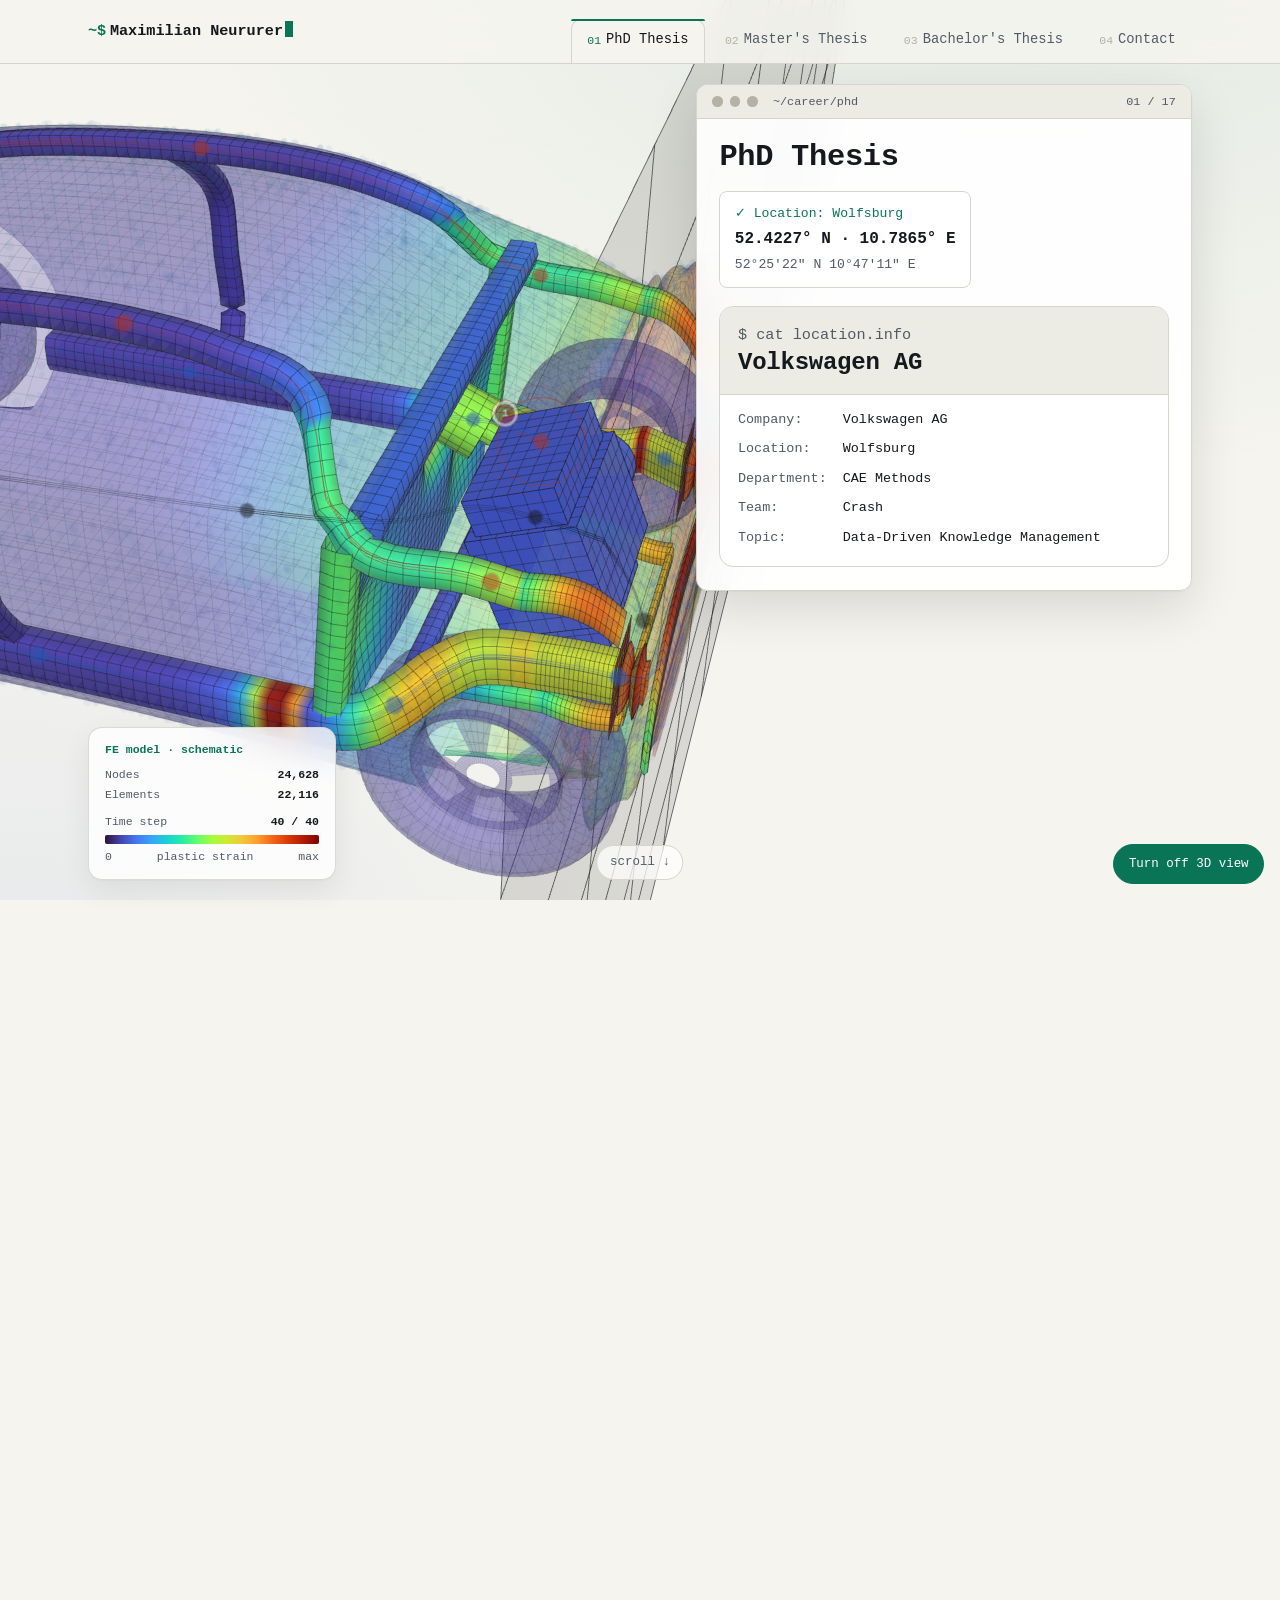
<file: index.html>
<!doctype html>
<html lang="en" data-stage="promotion">
<head>
  <meta charset="utf-8">
  <meta name="viewport" content="width=device-width, initial-scale=1, viewport-fit=cover">
  <title>PhD Thesis · Maximilian Neururer – Data Analysis &amp; AI in Crashworthiness Design</title>
  <meta name="description" content="PhD at Volkswagen AG: turning high-dimensional engineering data into traceable relationships, connecting them in a knowledge graph and making them accessible to AI assistants.">
  <link rel="stylesheet" href="assets/css/style.css">
  <script>
    (function (d) {
      d.classList.add('js');
      try {
        if (d.dataset.stage && localStorage.getItem('stage') !== 'off' && document.createElement('canvas').getContext('webgl')) d.classList.add('has-stage');
      } catch (e) { /* continue without 3D */ }
    })(document.documentElement);
  </script>
  <script src="assets/js/stage/core.js" defer></script>
  <script src="assets/js/stage/car.js" defer></script>
  <script src="assets/js/stage/structure.js" defer></script>
  <script src="assets/js/stage/crash.js" defer></script>
  <script src="assets/js/stage/meshset.js" defer></script>
  <script src="assets/js/stage/forms.js" defer></script>
  <script src="assets/js/stage/timelines.js" defer></script>
  <script src="assets/js/stage/stage.js" defer></script>
  <script src="assets/js/main.js" defer></script>
</head>
<body>
  <a class="skip-link" href="#main">Skip to content</a>

  <header class="site-header">
    <div class="site-header__inner">
      <a class="brand" href="index.html"><span class="brand__prompt">~$</span>Maximilian Neururer<span class="brand__cursor" aria-hidden="true"></span></a>
      <nav class="tabs" aria-label="Main navigation">
        <ul>
          <li><a href="index.html" aria-current="page"><span class="tab__idx">01</span>PhD Thesis</a></li>
          <li><a href="masterarbeit.html"><span class="tab__idx">02</span>Master's Thesis</a></li>
          <li><a href="bachelorarbeit.html"><span class="tab__idx">03</span>Bachelor's Thesis</a></li>
          <li><a href="kontakt.html"><span class="tab__idx">04</span>Contact</a></li>
        </ul>
      </nav>
    </div>
  </header>

  <!-- 3D stage (decorative; all content is in the HTML) -->
  <canvas id="stage" aria-hidden="true"></canvas>
  <div class="stage-labels" aria-hidden="true"></div>
  <div class="fe-hud" aria-hidden="true">
    <p class="fe-hud__title">FE model · schematic</p>
    <p class="fe-hud__row"><span>Nodes</span><b data-hud="nodes">–</b></p>
    <p class="fe-hud__row"><span>Elements</span><b data-hud="elems">–</b></p>
    <div class="fe-hud__crash">
      <p class="fe-hud__row"><span>Time step</span><b data-hud="step">0 / 40</b></p>
      <span class="fe-hud__bar"></span>
      <p class="fe-hud__ticks"><span>0</span><span>plastic strain</span><span>max</span></p>
    </div>
  </div>
  <button class="btn stage-toggle" type="button" aria-pressed="true" hidden>3D view</button>

  <main id="main">

    <!-- ===== 01 · Location ===== -->
    <section class="locator" data-scene="hero" data-lat="52.4227" data-lon="10.7865" data-place="Wolfsburg" aria-labelledby="loc-title">
      <div class="locator__map" role="img" aria-label="Map marking the location Wolfsburg, 52.4227° N, 10.7865° E"></div>

      <div class="locator__hud">
        <p class="locator__path"><span>~/career</span>/phd</p>
        <h1 id="loc-title" data-type>PhD Thesis</h1>
        <div class="coords" aria-live="polite">
          <span class="coords__status">Location</span>
          <span class="coords__val">52.4227° N · 10.7865° E</span>
          <span class="coords__dms">52°25′22″ N  10°47′11″ E</span>
        </div>
      </div>

      <aside class="infowin" data-type-manual aria-labelledby="info-title">
        <div class="infowin__head">
          <div>
            <p>$ cat location.info</p>
            <h2 id="info-title">Volkswagen AG</h2>
          </div>
        </div>
        <dl>
          <dt>Company</dt><dd data-type="fast">Volkswagen AG</dd>
          <dt>Location</dt><dd data-type="fast">Wolfsburg</dd>
          <dt>Department</dt><dd data-type="fast">CAE Methods</dd>
          <dt>Team</dt><dd data-type="fast">Crash</dd>
          <dt>Topic</dt><dd data-type="fast">Data-Driven Knowledge Management</dd>
        </dl>
      </aside>

      <a class="scroll-hint" href="#title">scroll <span aria-hidden="true">↓</span></a>
    </section>

    <!-- ===== 02 · Brief (stays pinned during the complication) ===== -->
    <section class="title-hero scene scene--long" id="title" data-scene="title" aria-labelledby="title-h">
      <div class="container">
        <h2 class="sr-only" id="title-h">Dissertation</h2>
        <p class="brief" data-type="fast">My PhD thesis focuses on knowledge management in CAE, specifically in the field of simulation-based crashworthiness design. As virtual testing continues to expand, both the size of individual simulation models and the number of simulations across different load cases, vehicle variants and levels of detail continue to grow. Combined with the highly nonlinear behaviour of vehicle structures under crash loading, this results in increasingly large and complex datasets that are difficult to analyse and utilize systematically. My goal is to address these challenges by applying data analysis methods to structure, analyse and connect simulation data, making engineering knowledge easier to extract, reuse and leverage in the design process.</p>
      </div>
    </section>

    <!-- ===== 03–11 · Complication (⚡) and solution (💡) – the brief stays above ===== -->
    <section class="section--bare" aria-label="Complication">
      <div class="container">
        <div class="crash crash--steps">
          <div class="crash__steps">
            <div class="step" data-scene="crash-intro" data-pin="title">
              <div class="step__card callout callout--problem">
                <div class="callout__head"><span class="callout__tag">Complication</span></div>
                <p>What happens in a frontal crash is the result of many coupled nonlinearities. The FE model starts moving – scroll through the simulation.</p>
              </div>
            </div>

            <div class="step" data-scene="step0" data-pin="title">
              <div class="step__card callout callout--problem">
                <div class="callout__head"><span class="callout__tag">Complication</span><span class="callout__count">Load case</span></div>
                <h3>Frontal crash against a rigid wall</h3>
                <p>A standard load case in crashworthiness design – and a good example of how much happens within a few milliseconds.</p>
              </div>
            </div>

            <div class="step" data-scene="step1" data-pin="title">
              <div class="step__card callout callout--problem">
                <div class="callout__head"><span class="callout__tag">Complication</span><span class="callout__count">Impact</span></div>
                <h3>The structure deforms</h3>
                <p>The crash boxes fold, one longitudinal rail buckles and the hood bulges. Forces flow along three load paths; the colour contour shows the plastic strain (schematic).</p>
                <ul class="paths">
                  <li><i style="--c:var(--blue)"></i>Load path 1 · crash box → longitudinal rail → rocker</li>
                  <li><i style="--c:var(--warn)"></i>Load path 2 · upper rail (shotgun) → A-pillar → roof</li>
                  <li><i style="--c:var(--ink)"></i>Load path 3 · subframe → tunnel</li>
                </ul>
              </div>
            </div>

            <div class="step" data-scene="step2" data-pin="title">
              <div class="step__card callout callout--problem">
                <div class="callout__head"><span class="callout__tag">Complication</span><span class="callout__count">Nonlinearity 1/4</span></div>
                <h3>Elastic-plastic material behaviour</h3>
                <p>The material is loaded beyond its yield point: on the flow curve, the state moves from the elastic into the plastic range – the deformation remains.</p>
                <div class="fig" data-kind="flow" data-yield="0.34">
                  <svg viewBox="0 0 300 160" role="img" aria-label="Flow curve: stress over strain. The state point moves from the elastic into the plastic range.">
                    <rect class="fig-elastic" x="40" y="14" width="50" height="116"/>
                    <rect class="fig-plastic-zone" x="90" y="14" width="190" height="116"/>
                    <path class="fig-axis" d="M40,10 L40,130 L286,130"/>
                    <path class="fig-curve" d="M40,130 L90,50 C120,38 180,30 272,24"/>
                    <circle class="fig-dot" cx="40" cy="130" r="6"/>
                    <text class="fig-label" x="44" y="146">elastic</text>
                    <text class="fig-label" x="160" y="146">plastic</text>
                    <text class="fig-label fig-label--strong" x="30" y="20" text-anchor="end">σ</text>
                    <text class="fig-label fig-label--strong" x="290" y="146" text-anchor="end">ε</text>
                    <text class="fig-label" x="96" y="70">yield point</text>
                  </svg>
                </div>
              </div>
            </div>

            <div class="step" data-scene="step3" data-pin="title">
              <div class="step__card callout callout--problem">
                <div class="callout__head"><span class="callout__tag">Complication</span><span class="callout__count">Nonlinearity 2/4</span></div>
                <h3>Buckling of profiles</h3>
                <p>Under axial compression, one longitudinal rail buckles to one side: a plastic hinge forms – a single kink instead of even folding. Small imperfections decide whether and where this happens.</p>
                <div class="fig" data-kind="buckle">
                  <svg viewBox="0 0 300 160" role="img" aria-label="A profile under axial compression kinks in one direction; a plastic hinge forms at the kink.">
                    <defs>
                      <pattern id="hatch-s" width="6" height="6" patternUnits="userSpaceOnUse" patternTransform="rotate(45)">
                        <line class="hatch-line" x1="0" y1="0" x2="0" y2="6"/>
                      </pattern>
                    </defs>
                    <rect class="fig-clamp" x="16" y="46" width="22" height="68"/>
                    <path class="fig-beam" d="M40,80 L260,80"/>
                    <circle class="fig-hinge" cx="128" cy="80" r="6"/>
                    <g class="fig-arrow-g">
                      <line class="fig-arrow" x1="300" y1="80" x2="276" y2="80"/>
                      <path class="fig-arrow" d="M276,72 L266,80 L276,88 Z"/>
                      <text class="fig-label fig-label--strong" x="282" y="106">F</text>
                    </g>
                    <text class="fig-label" x="40" y="148">axial compression → buckling (plastic hinge)</text>
                  </svg>
                </div>
              </div>
            </div>

            <div class="step" data-scene="step4" data-pin="title">
              <div class="step__card callout callout--problem">
                <div class="callout__head"><span class="callout__tag">Complication</span><span class="callout__count">Nonlinearity 3/4</span></div>
                <h3>Material failure</h3>
                <p>At the joint between longitudinal rail and rocker, elements exceed their failure limit and are deleted – a crack runs around the profile and the load path is interrupted.</p>
                <div class="fig">
                  <svg viewBox="0 0 300 160" role="img" aria-label="FE mesh under tension: elements exceed their failure limit, are deleted and a crack forms.">
                    <g class="mesh" data-mesh></g>
                    <path class="fig-crack" d="M150,22 L153,42 L147,62 L169,72 L167,100 L151,122"/>
                    <path class="fig-arrow" d="M34,72 L10,72 M18,64 L8,72 L18,80"/>
                    <path class="fig-arrow" d="M266,72 L290,72 M282,64 L292,72 L282,80"/>
                    <text class="fig-label" x="40" y="148">element failure → elements deleted, crack</text>
                  </svg>
                </div>
              </div>
            </div>

            <div class="step" data-scene="step5" data-pin="title">
              <div class="step__card callout callout--problem">
                <div class="callout__head"><span class="callout__tag">Complication</span><span class="callout__count">Nonlinearity 4/4</span></div>
                <h3>Component collisions</h3>
                <p>Late in the crash, the engine tilts backwards. The brake booster tilts and strikes the firewall with its edge. This causes a local intrusion effect.</p>
                <div class="fig">
                  <svg viewBox="0 0 300 160" role="img" aria-label="The brake booster is pushed backwards, tilts and collides with the firewall, which deforms.">
                    <path class="fig-firewall fig-firewall--a" d="M100,16 C96,60 96,100 94,140"/>
                    <path class="fig-firewall fig-firewall--b" d="M100,16 C82,60 82,100 94,140"/>
                    <rect class="fig-engine" x="236" y="36" width="60" height="78" rx="6"/>
                    <g class="fig-booster">
                      <line x1="190" y1="72" x2="236" y2="72"/>
                      <circle cx="190" cy="72" r="34"/>
                      <text class="fig-label fig-label--strong" x="190" y="76" text-anchor="middle">booster</text>
                    </g>
                    <path class="fig-flash" d="M92,58 l5,10 l9,-5 l-3,10 l10,3 l-10,4 l5,9 l-9,-4 l-3,10 l-4,-10 l-9,4 l4,-9 l-9,-5 l10,-2 z"/>
                    <text class="fig-label" x="96" y="154" text-anchor="middle">firewall</text>
                    <text class="fig-label" x="290" y="154" text-anchor="end">brake booster ← engine</text>
                  </svg>
                </div>
              </div>
            </div>

            <div class="step" data-scene="step7" data-pin="title">
              <div class="step__card callout callout--problem">
                <div class="callout__head"><span class="callout__tag">Complication</span><span class="callout__count">Overview</span></div>
                <h3>Everything happens at once</h3>
                <p>This makes predictions very difficult: there are countless effects and interactions in the structure – and they influence each other.</p>
                <ul class="legend">
                  <li><span class="legend__n">1</span>Elastic-plastic material behaviour</li>
                  <li><span class="legend__n">2</span>Buckling of profiles</li>
                  <li><span class="legend__n">3</span>Material failure</li>
                  <li><span class="legend__n">4</span>Component collisions</li>
                </ul>
              </div>
            </div>

            <div class="step" data-scene="step8" data-pin="title">
              <div class="step__card callout callout--solution">
                <div class="callout__head"><span class="callout__tag">Solution</span><span class="callout__count">Data lake</span></div>
                <h3>The data is already there</h3>
                <p>We have vast amounts of simulation data – mostly stored in data lakes – and a large toolbox of machine learning and data analysis methods.</p>
              </div>
            </div>
          </div>
        </div>
      </div>
    </section>

    <!-- ===== 12 · Unlocking the treasure (long scene: tesseract → crashed cloud → relevant points) ===== -->
    <section class="section section--tint scene scene--long" data-scene="challenges" aria-labelledby="treasure">
      <div class="container">
        <h2 id="treasure" data-type>Unlocking the treasure</h2>
        <p class="lead" data-type="fast">Now it's time to unlock this treasure with new methods of data analysis and AI – and to establish data-driven development processes.</p>
        <p class="lead" data-type="fast">We don't lack data – and the expert knowledge to feed AI assistants is buried in it.</p>
      </div>
    </section>

    <!-- ===== 13 · Anomaly detection ===== -->
    <section class="section scene" data-scene="anomaly" aria-labelledby="anomaly-h">
      <div class="container">
        <p class="kicker">Anomaly detection</p>
        <h2 id="anomaly-h" data-type>Learn what is normal – flag what is not</h2>
        <p data-type="fast">Each point is one simulation run (schematic). Clusters are the typical deformation modes; runs that deviate are flagged automatically – this is exactly where the knowledge hides.</p>
        <ul class="paths">
          <li><i class="tri"></i>normal: known deformation modes</li>
          <li><i style="--c:var(--amber)"></i>slightly unusual</li>
          <li><i style="--c:var(--warn)"></i>anomaly: significant increase in intrusion, unexpected buckling, structural integrity</li>
        </ul>
      </div>
    </section>

    <!-- ===== 14 · Change → effect ===== -->
    <section class="section section--tint scene" data-scene="link" aria-labelledby="link-title">
      <div class="container">
        <div class="linkfig">
          <figure class="linkfig__canvas" style="margin:0" role="img" aria-label="Schematic side view of the crashed front end: a change in the geometry of the longitudinal rail is linked to a change in firewall intrusion."></figure>
          <div>
            <h2 id="link-title" data-type>From change to effect</h2>
            <p class="muted">Schematic example: one modification, one condition, one observed effect. Switch the variant and watch the structure in the scene.</p>
            <div class="variant-switch" role="group" aria-label="Choose variant">
              <button class="btn" type="button" data-set-variant="A" aria-pressed="true">Variant A</button>
              <button class="btn" type="button" data-set-variant="B" aria-pressed="false">Variant B<span class="tap-hint" aria-hidden="true"><span class="tap-hint__ripple"></span><svg class="tap-hint__hand" viewBox="0 0 32 32"><defs><g id="hand-shape"><rect x="9.6" y="1.6" width="5" height="16" rx="2.5"/><rect x="14.4" y="10.6" width="4.6" height="9" rx="2.3"/><rect x="18.8" y="11.8" width="4.4" height="8.4" rx="2.2"/><rect x="23" y="13.4" width="4" height="7.4" rx="2"/><path d="M9.6 15.5H27v6.2c0 4.4-3.3 7.8-7.8 7.8h-3.5c-3.4 0-6.1-2.7-6.1-6.1z"/><rect x="3.2" y="17" width="9.8" height="4.6" rx="2.3" transform="rotate(38 9.6 20)"/></g></defs><use class="tap-hint__edge" href="#hand-shape"/><use class="tap-hint__fill" href="#hand-shape"/><path class="tap-hint__line" d="M14.6 14.4v4.4M19 15.2v3.8M23.1 16.2v3"/></svg></span></button>
            </div>
            <dl class="triple">
              <div class="x"><dt>X</dt><dd>Geometry of the longitudinal rail changed</dd></div>
              <div class="y"><dt>Y</dt><dd>Load case: frontal crash, model variant <span class="ph">[…]</span></dd></div>
              <div class="z"><dt>Z</dt><dd>Changed firewall intrusion</dd></div>
            </dl>
            <div class="bars">
              <div class="bar"><span>Intrusion</span><span class="bar__track"><span class="bar__fill" data-variant style="--w:82%"></span></span></div>
              <p class="muted" style="margin:0;font-size:.82rem" data-variant-desc aria-live="polite"></p>
            </div>
          </div>
        </div>
      </div>
    </section>

    <!-- ===== 15 · Knowledge Graph ===== -->
    <section class="section scene" data-scene="kg" aria-labelledby="kg-title">
      <div class="container">
        <h2 id="kg-title" data-type>A Knowledge Graph of engineering experience</h2>
        <div class="story">
          <p data-type="fast">The key step is what happens next: these individual observations are not stored as isolated records. They are connected in a <strong>Knowledge Graph</strong>. Over time, the graph builds relationships between components, modifications, physical effects, load cases, model variants and previous engineering decisions.</p>
          <p data-type="fast">In this way, thousands of individual simulation runs gradually form a connected representation of engineering experience. This creates a particularly powerful foundation for AI.</p>
        </div>
        <figure class="kg">
          <div class="kg__canvas" role="img" aria-label="Knowledge graph: a geometry modification changes the longitudinal rail and causes a change in firewall intrusion, observed in the frontal crash load case. The modification belongs to model variant B, which is backed by a simulation and selected by a design decision."></div>
          <ul class="kg__legend" aria-hidden="true"></ul>
        </figure>
      </div>
    </section>

    <!-- ===== 16 · AI assistant ===== -->
    <section class="section section--tint scene" data-scene="ai" aria-labelledby="ai-title">
      <div class="container">
        <h2 id="ai-title" data-type>Asking the assistant</h2>
        <div class="story">
          <p data-type="fast">Imagine an engineer designing a new structure who observes an unwanted deformation pattern. Instead of manually searching old projects, the engineer asks an AI assistant.</p>
        </div>
        <div class="term chat reveal">
          <div class="term__bar" aria-hidden="true"><span class="term__dot"></span><span class="term__dot"></span><span class="term__dot"></span><span class="term__title">engineering-assistant</span></div>
          <div class="term__body">
            <p class="chat__user"><b>engineer&gt;</b> <span data-type>"Have we seen this behaviour before, and which design changes improved it?"</span></p>
            <p class="chat__ai"><b>assistant&gt;</b> navigating knowledge graph …</p>
            <ol class="trail" aria-label="Path through the knowledge graph">
              <li style="--i:0">current problem</li>
              <li style="--i:1">similar physical effects</li>
              <li style="--i:2">previous components &amp; projects</li>
              <li style="--i:3">successful modifications</li>
            </ol>
          </div>
        </div>
      </div>
    </section>

    <!-- ===== 17 · Talks & publications ===== -->
    <section class="section scene" data-scene="pubs" aria-labelledby="pubs">
      <div class="container">
        <h2 id="pubs" data-type>Talks &amp; Publications</h2>
        <ul class="pubs">
          <li class="card pub reveal">
            <span class="pub__tag" aria-hidden="true">VDI</span>
            <div>
              <h3 lang="de">Ein intelligenter Assistent für die Crashauslegung – Perspektiven und Voraussetzungen</h3>
              <p>21st VDI Conference <span lang="de">„SIMVEC – Auslegung und Absicherung von Fahrzeugsystemen“</span>, Baden-Baden, Germany</p>
            </div>
          </li>
          <li class="card pub reveal" style="--delay:.1s">
            <span class="pub__tag" aria-hidden="true">AI/ML</span>
            <div>
              <h3>An Intelligent Assistant for Automotive Design for Crashworthiness – Development and Application Insights</h3>
              <p>NAFEMS Artificial Intelligence and Machine Learning in CAE Applications Conference, Munich, Germany</p>
            </div>
          </li>
        </ul>
        <a class="next-link" href="masterarbeit.html" style="margin-top:2.5rem">
          <span>cd ../master-thesis</span><span aria-hidden="true">→</span>
        </a>
      </div>
    </section>
  </main>

  <footer class="site-footer">
    <div class="container">
      <span>© 2026 Maximilian Neururer</span>
      <span><a href="kontakt.html">Contact</a> · <a href="impressum.html">Legal notice</a> · <a href="datenschutz.html">Privacy policy</a></span>
    </div>
  </footer>
</body>
</html>
</file>
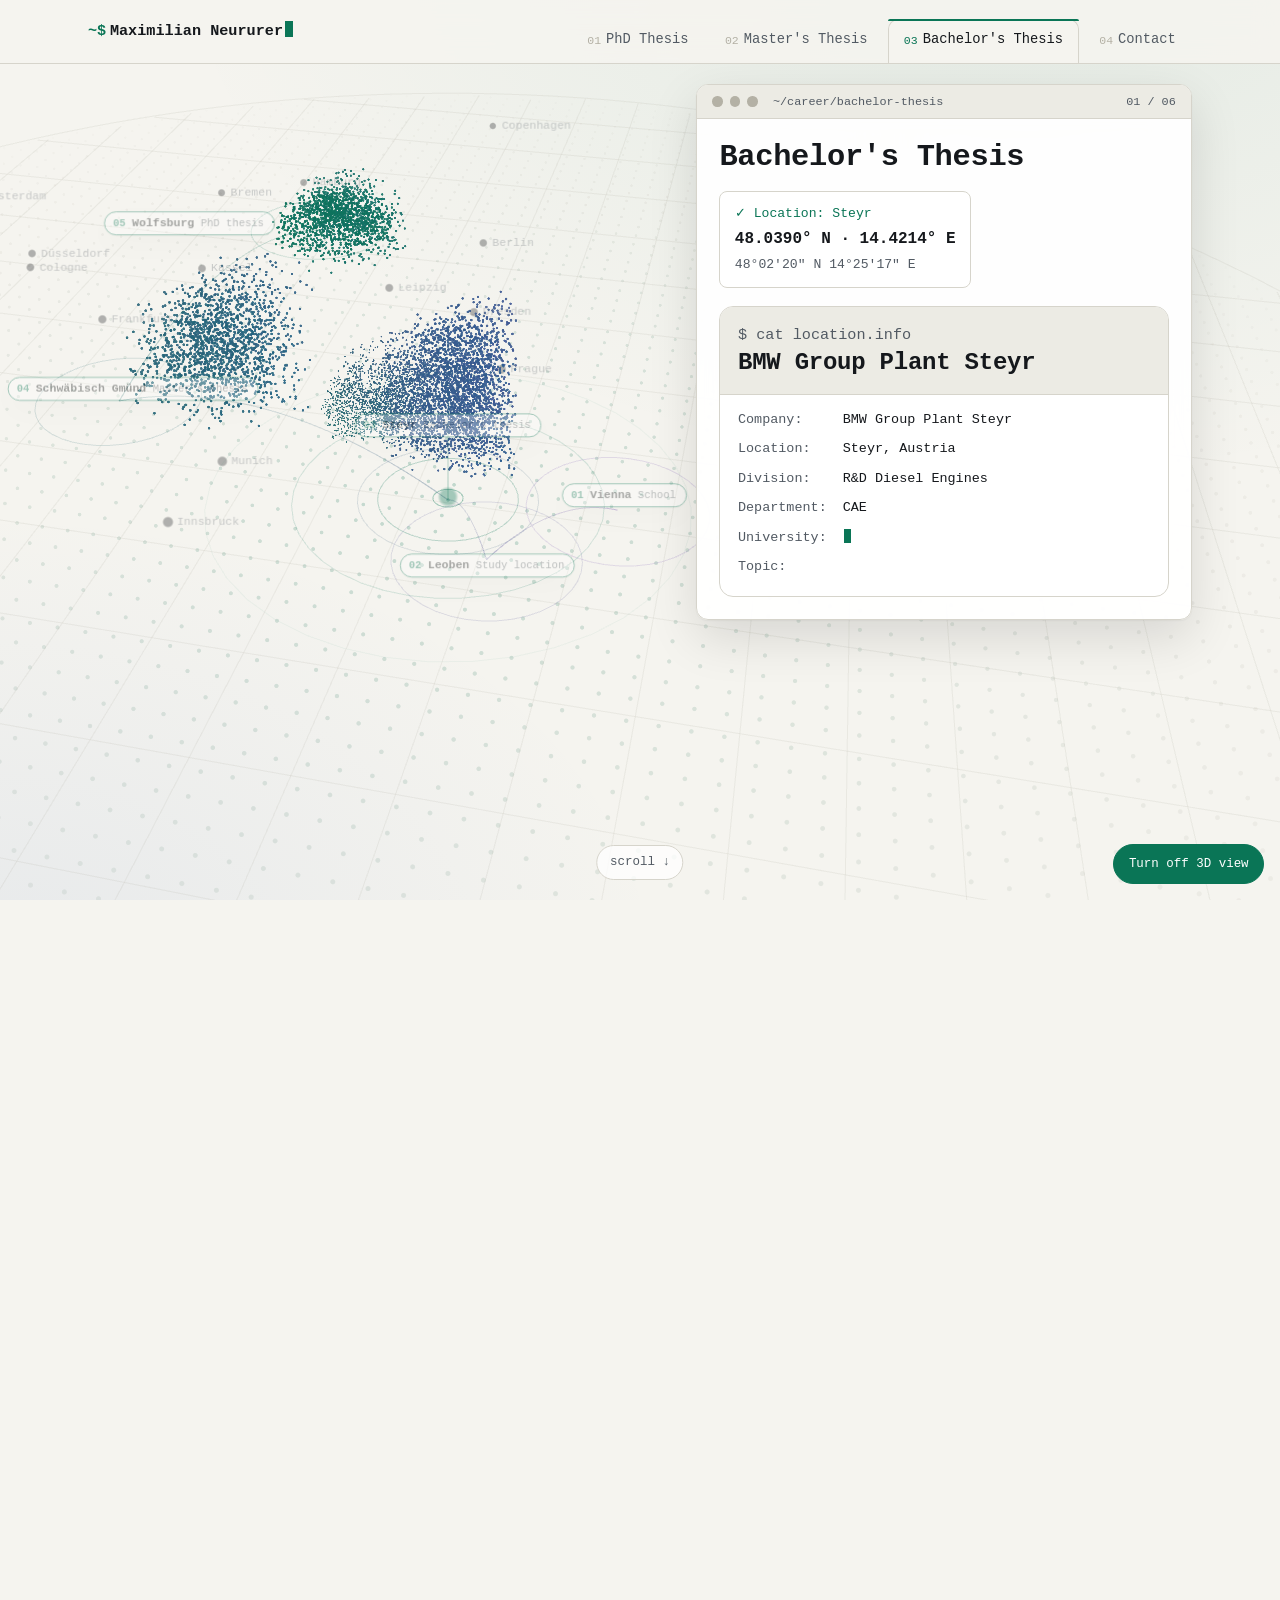
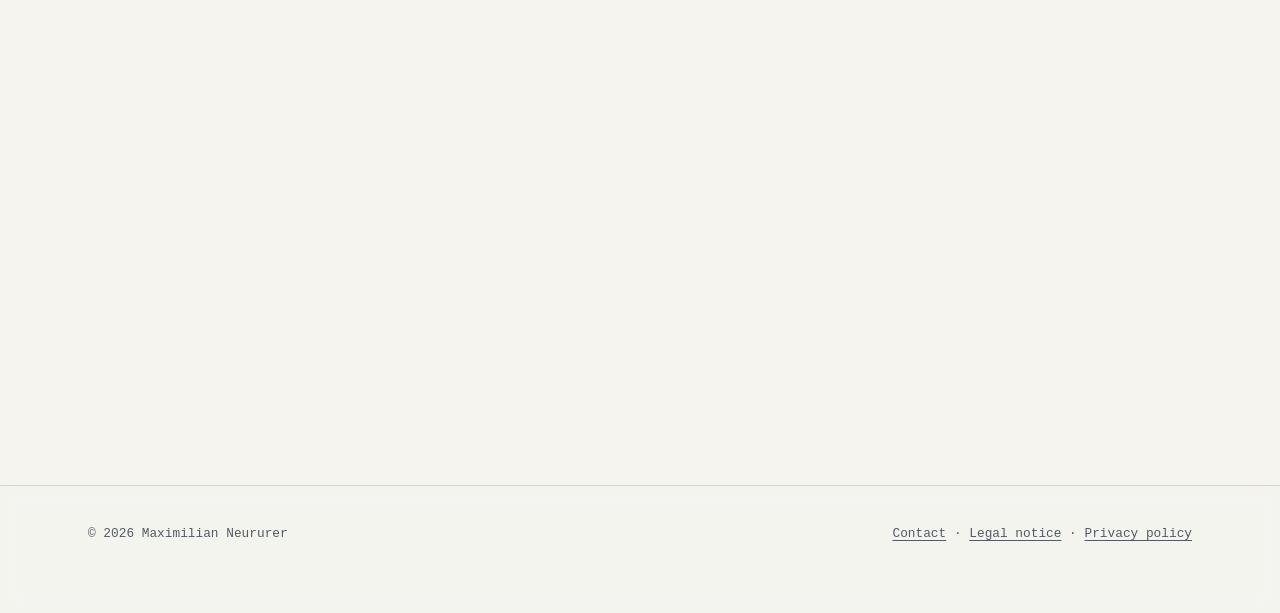
<file: bachelorarbeit.html>
<!doctype html>
<html lang="en" data-stage="bachelor">
<head>
  <meta charset="utf-8">
  <meta name="viewport" content="width=device-width, initial-scale=1, viewport-fit=cover">
  <title>Bachelor's Thesis · Maximilian Neururer</title>
  <meta name="description" content="Bachelor's thesis with BMW Group Plant Steyr and Technical University of Leoben: dynamic simulation of the fracture splitting of connecting rods, including crack propagation.">
  <link rel="stylesheet" href="assets/css/style.css">
  <script>
    (function (d) {
      d.classList.add('js');
      try {
        if (d.dataset.stage && localStorage.getItem('stage') !== 'off' && document.createElement('canvas').getContext('webgl')) d.classList.add('has-stage');
      } catch (e) { /* continue without 3D */ }
    })(document.documentElement);
  </script>
  <script src="assets/js/stage/core.js" defer></script>
  <script src="assets/js/stage/car.js" defer></script>
  <script src="assets/js/stage/structure.js" defer></script>
  <script src="assets/js/stage/crash.js" defer></script>
  <script src="assets/js/stage/meshset.js" defer></script>
  <script src="assets/js/stage/objects.js" defer></script>
  <script src="assets/js/stage/forms.js" defer></script>
  <script src="assets/js/stage/timelines.js" defer></script>
  <script src="assets/js/stage/stage.js" defer></script>
  <script src="assets/js/main.js" defer></script>
</head>
<body>
  <a class="skip-link" href="#main">Skip to content</a>

  <header class="site-header">
    <div class="site-header__inner">
      <a class="brand" href="index.html"><span class="brand__prompt">~$</span>Maximilian Neururer<span class="brand__cursor" aria-hidden="true"></span></a>
      <nav class="tabs" aria-label="Main navigation">
        <ul>
          <li><a href="index.html"><span class="tab__idx">01</span>PhD Thesis</a></li>
          <li><a href="masterarbeit.html"><span class="tab__idx">02</span>Master's Thesis</a></li>
          <li><a href="bachelorarbeit.html" aria-current="page"><span class="tab__idx">03</span>Bachelor's Thesis</a></li>
          <li><a href="kontakt.html"><span class="tab__idx">04</span>Contact</a></li>
        </ul>
      </nav>
    </div>
  </header>

  <canvas id="stage" aria-hidden="true"></canvas>
  <div class="stage-labels" aria-hidden="true"></div>
  <button class="btn stage-toggle" type="button" aria-pressed="true" hidden>3D view</button>

  <main id="main">
    <!-- ===== 01 · Location ===== -->
    <section class="locator" data-scene="hero" data-lat="48.0390" data-lon="14.4214" data-place="Steyr" aria-labelledby="loc-title">
      <div class="locator__map" role="img" aria-label="Map marking the location Steyr, 48.0390° N, 14.4214° E"></div>
      <div class="locator__hud">
        <p class="locator__path"><span>~/career</span>/bachelor-thesis</p>
        <h1 id="loc-title" data-type>Bachelor's Thesis</h1>
        <div class="coords" aria-live="polite">
          <span class="coords__status">Location</span>
          <span class="coords__val">48.0390° N · 14.4214° E</span>
          <span class="coords__dms">48°02′20″ N  14°25′17″ E</span>
        </div>
      </div>
      <aside class="infowin" data-type-manual aria-labelledby="info-title">
        <div class="infowin__head">
          <div>
            <p>$ cat location.info</p>
            <h2 id="info-title">BMW Group Plant Steyr</h2>
          </div>
        </div>
        <dl>
          <dt>Company</dt><dd data-type="fast">BMW Group Plant Steyr</dd>
          <dt>Location</dt><dd data-type="fast">Steyr, Austria</dd>
          <dt>Division</dt><dd data-type="fast">R&amp;D Diesel Engines</dd>
          <dt>Department</dt><dd data-type="fast">CAE</dd>
          <dt>University</dt><dd data-type="fast">Technical University of Leoben</dd>
          <dt>Topic</dt><dd data-type="fast">Fracture splitting of connecting rods</dd>
        </dl>
      </aside>
      <a class="scroll-hint" href="#title">scroll <span aria-hidden="true">↓</span></a>
    </section>

    <!-- ===== 02 · Title ===== -->
    <section class="title-hero scene" id="title" data-scene="title" aria-labelledby="title-h">
      <div class="container">
        <h2 class="sr-only" id="title-h">Thesis title</h2>
        <p class="kicker">Bachelor's thesis · 2020</p>
        <p class="title-hero__statement caret-persist" data-type="title">Dynamic Simulation of the Cracking Process in Connecting Rod Manufacturing, Considering Crack Propagation</p>
        <p class="brief" data-type="fast">Automotive connecting rods are manufactured by fracture splitting because it creates a highly precise, unique joint between rod and cap, enabling accurate mounting on the crankshaft without additional machining.</p>
      </div>
    </section>

    <!-- ===== 03 · Situation ===== -->
    <section class="section section--tint scene" data-scene="situation" aria-labelledby="situation">
      <div class="container">
        <p class="kicker">Situation</p>
        <h2 id="situation" data-type>The most highly loaded part in the engine</h2>
        <p data-type="fast">The connecting rod links piston and crankshaft: it turns the up-and-down motion of the piston into rotation and transmits the entire energy of combustion. To mount it on the crankshaft, its big end has to be split into two halves – rod and cap – which are bolted back together around the crankshaft.</p>
        <div class="fig fig--crank" data-kind="crank">
          <svg viewBox="0 0 300 160" role="img" aria-label="Crank drive: the piston moves back and forth, the connecting rod turns this motion into the rotation of the crankshaft. The big end of the connecting rod is split into rod and cap.">
            <path class="ck-cyl" d="M178,52 H34 V108 H178"/>
            <g class="ck-piston">
              <rect class="ck-piston-body" x="-26" y="54" width="36" height="52" rx="3"/>
              <line class="ck-ring" x1="-20" y1="54" x2="-20" y2="106"/>
              <line class="ck-ring" x1="-14" y1="54" x2="-14" y2="106"/>
              <circle class="ck-pin" cx="0" cy="80" r="5"/>
            </g>
            <g class="ck-crank">
              <path class="ck-weight" d="M212,58 A24,24 0 0 0 212,102 Z"/>
              <line class="ck-arm" x1="222" y1="80" x2="256" y2="80"/>
              <circle class="ck-pin" cx="256" cy="80" r="7"/>
            </g>
            <g class="ck-rod">
              <path class="ck-shank" d="M7,-5 L98,-9 L98,9 L7,5 Z"/>
              <circle class="ck-eye" cx="0" cy="0" r="9"/>
              <circle class="ck-eye ck-eye--big" cx="112" cy="0" r="16"/>
              <circle class="ck-bore" cx="0" cy="0" r="4.5"/>
              <circle class="ck-bore" cx="112" cy="0" r="8"/>
              <line class="ck-split" x1="112" y1="-19" x2="112" y2="19"/>
            </g>
            <circle class="ck-journal" cx="222" cy="80" r="9"/>
            <text class="fig-label" x="40" y="44">piston</text>
            <text class="fig-label" x="120" y="138" text-anchor="middle">connecting rod</text>
            <text class="fig-label" x="226" y="138" text-anchor="middle">crankshaft</text>
            <path class="ck-split-key" d="M24,152 h14"/>
            <text class="fig-label" x="42" y="155">split line of the big end: rod | cap</text>
          </svg>
        </div>
      </div>
    </section>

    <!-- ===== 04 · Complication ===== -->
    <section class="section scene scene--long" data-scene="complication" aria-labelledby="complication">
      <div class="container">
        <p class="kicker kicker--warn">Complication</p>
        <h2 id="complication" data-type>Breaking it on purpose</h2>
        <p data-type="fast">However, this simple and effective manufacturing process poses challenges for manufacturing simulation when it comes to comparing different variants, solely based on simulation, in terms of their form stability.</p>
        <div class="fig fig--crack">
          <svg viewBox="0 0 300 160" role="img" aria-label="Cracking: a wedge is driven between two mandrels inside the big end. Starting at the notches, the crack runs through the big end, and the bore loses its ideal circular shape and becomes egg-shaped (shown exaggerated). The rod with its threaded bolt holes moves away on a slide while the cap with its through holes is held.">
            <g class="cr-rod">
              <path class="cr-part" d="M118,14 H90 V22.2 Q83.3,48.6 66.8,60.2 L12,63 V97 L66.8,99.8 Q83.3,111.4 90,137.8 V146 H118 V118 A38,38 0 0 1 118,42 Z"/>
              <path class="cr-thread" d="M118,21.2 L116.1,23 L114.2,21.2 L112.3,23 L110.4,21.2 L108.5,23 L106.6,21.2 L104.7,23 L102.8,21.2 L100.9,23 L99,21.2 L97.1,23 L95.2,21.2 L92,26.3 L95.2,31.4 L97.1,29.6 L99,31.4 L100.9,29.6 L102.8,31.4 L104.7,29.6 L106.6,31.4 L108.5,29.6 L110.4,31.4 L112.3,29.6 L114.2,31.4 L116.1,29.6 L118,31.4 M118,138.8 L116.1,137 L114.2,138.8 L112.3,137 L110.4,138.8 L108.5,137 L106.6,138.8 L104.7,137 L102.8,138.8 L100.9,137 L99,138.8 L97.1,137 L95.2,138.8 L92,133.7 L95.2,128.6 L97.1,130.4 L99,128.6 L100.9,130.4 L102.8,128.6 L104.7,130.4 L106.6,128.6 L108.5,130.4 L110.4,128.6 L112.3,130.4 L114.2,128.6 L116.1,130.4 L118,128.6"/>
              <path class="cr-tool" d="M114,45 A35,35 0 0 0 114,115 Z"/>
              <path class="cr-face" d="M118,14 L117,18 L120,22 L116,27 L120,32 L118,36 L118,42 M118,146 L119,142 L116,138 L120,133 L116,128 L118,124 L118,118"/>
            </g>
            <g class="cr-cap">
              <path class="cr-part" d="M118,14 H142.8 V35.2 A51.2,51.2 0 0 1 142.8,124.8 V146 H118 V118 A38,38 0 0 0 118,42 Z"/>
              <path class="cr-hole" d="M118,21.4 H142.8 M118,31.2 H142.8 M118,128.8 H142.8 M118,138.6 H142.8"/>
            </g>
            <path class="cr-tool cr-tool--cap" d="M122,45 A35,35 0 0 1 122,115 Z"/>
            <path class="cr-ideal" d="M118,42 A38,38 0 0 1 118,118"/>
            <path class="cr-ideal cr-ideal--rod" d="M118,42 A38,38 0 0 0 118,118"/>
            <path class="cr-notch" d="M114,42 L118,36 L122,42 M114,118 L118,124 L122,118"/>
            <path class="cr-crack" pathLength="100" d="M118,36 L120,32 L116,27 L120,22 L117,18 L118,14"/>
            <path class="cr-crack" pathLength="100" d="M118,124 L116,128 L120,133 L116,138 L119,142 L118,146"/>
            <g class="cr-wedge">
              <circle cx="118" cy="80" r="7"/>
              <path d="M113,75 L123,85 M123,75 L113,85"/>
            </g>
            <g class="cr-spread">
              <path class="cr-arrow" d="M106,80 H92 M97,76 L91,80 L97,84 M130,80 H144 M139,76 L145,80 L139,84"/>
            </g>
            <path class="fig-lead" d="M72,17 L96,22"/>
            <text class="fig-label fig-label--strong" x="34" y="20">thread</text>
            <path class="fig-lead" d="M184,13 L120,20"/>
            <text class="fig-label fig-label--strong cr-crack-label" x="186" y="16">crack</text>
            <path class="fig-lead" d="M184,31 L121,40"/>
            <text class="fig-label fig-label--strong" x="186" y="34">notch</text>
            <g class="cr-ideal-key">
              <path class="fig-lead" d="M184,57 L154,66"/>
              <text class="fig-label fig-label--ideal" x="186" y="60">ideal circle</text>
            </g>
            <path class="fig-lead" d="M184,84 L126,81"/>
            <text class="fig-label fig-label--strong" x="186" y="87">wedge, driven in ⊗</text>
            <g class="cr-egg">
              <path class="fig-lead" d="M184,104 L159,96"/>
              <text class="fig-warn" x="186" y="107">egg shape</text>
              <text class="fig-label" x="186" y="118">(exaggerated)</text>
            </g>
            <text class="fig-label" x="186" y="140">cap – held</text>
            <text class="fig-label" x="12" y="54">← rod</text>
            <text class="fig-label" x="12" y="156">fracture surface: fits only its counterpart</text>
          </svg>
        </div>
        <ul class="facts">
          <li><b>Lighter</b>To reduce oscillating masses, many geometry variants with less material are being tested.</li>
          <li><b>Stronger</b>Rising engine power and firing pressures call for new high-strength steels.</li>
          <li><b>Still round?</b>After cracking and bolting, the deformation of the big end can exceed what honing can correct.</li>
        </ul>
      </div>
    </section>

    <!-- ===== 05 · Approach ===== -->
    <section class="section section--tint scene" data-scene="solution" aria-labelledby="solution">
      <div class="container">
        <p class="kicker">Approach</p>
        <h2 id="solution" data-type>The whole crack station in one dynamic model</h2>
        <p data-type="fast">A dynamic finite element simulation reproduces the cracking process – from the impact of the wedge to the crack running through the big end. Cracking and the subsequent bolting are simulated in one model, because their deformations can compensate each other.</p>
      </div>
    </section>

    <!-- ===== 06 · Why it matters ===== -->
    <section class="section scene" data-scene="results" aria-labelledby="results">
      <div class="container">
        <h2 id="results" data-type>Why it matters</h2>
        <p data-type="fast">Lighter con rods without surprises: geometry variants can be checked virtually for form stability before tools and prototypes are built – and the method can be applied to different con rod models.</p>
        <p class="kicker" style="margin-top:1.2rem">Toolbox</p>
        <ul class="skills reveal">
          <li>Dynamic FEA</li>
          <li>Abaqus</li>
          <li>Fracture mechanics</li>
          <li>Cohesive contact modelling</li>
          <li>Material calibration</li>
          <li>Manufacturing processes</li>
          <li>Measurement data evaluation</li>
        </ul>
        <a class="next-link" href="kontakt.html" style="margin-top:2rem">
          <span>cd ../contact</span><span aria-hidden="true">→</span>
        </a>
      </div>
    </section>
  </main>

  <footer class="site-footer">
    <div class="container">
      <span>© 2026 Maximilian Neururer</span>
      <span><a href="kontakt.html">Contact</a> · <a href="impressum.html">Legal notice</a> · <a href="datenschutz.html">Privacy policy</a></span>
    </div>
  </footer>
</body>
</html>
</file>
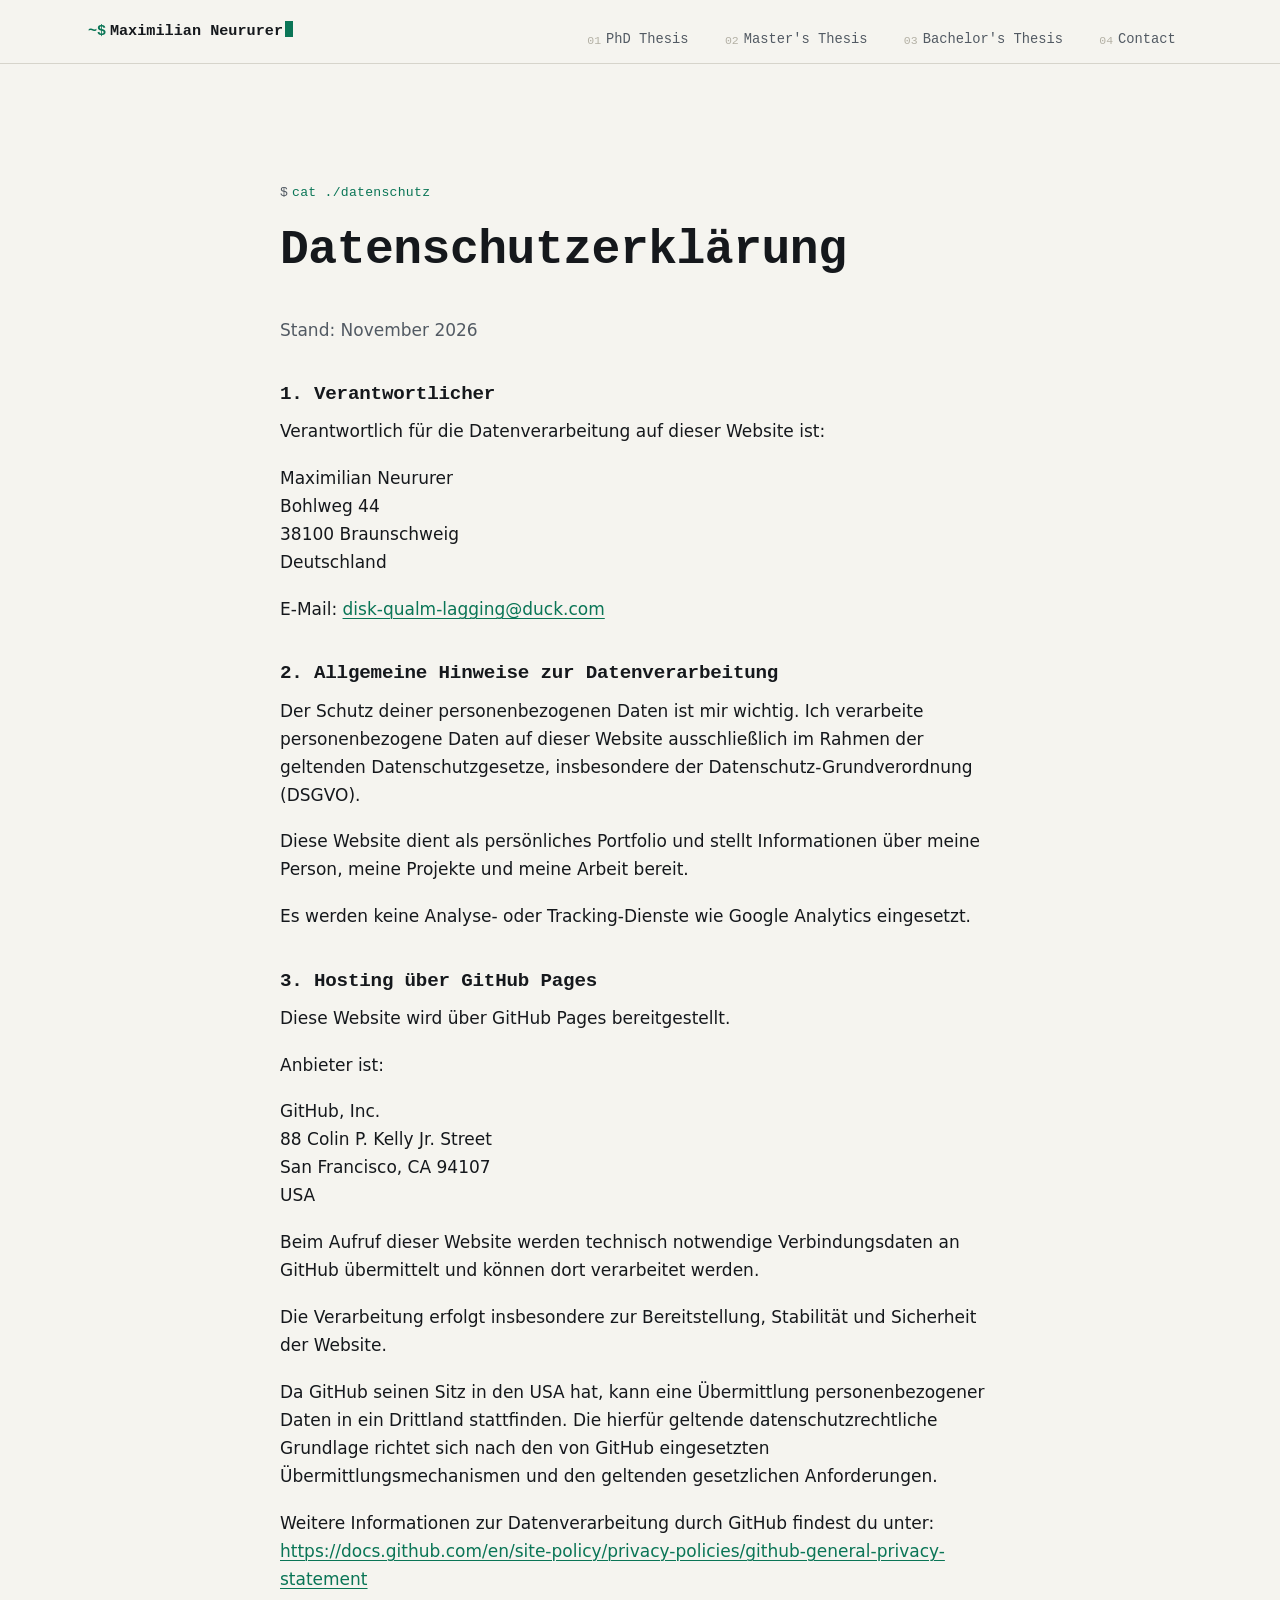
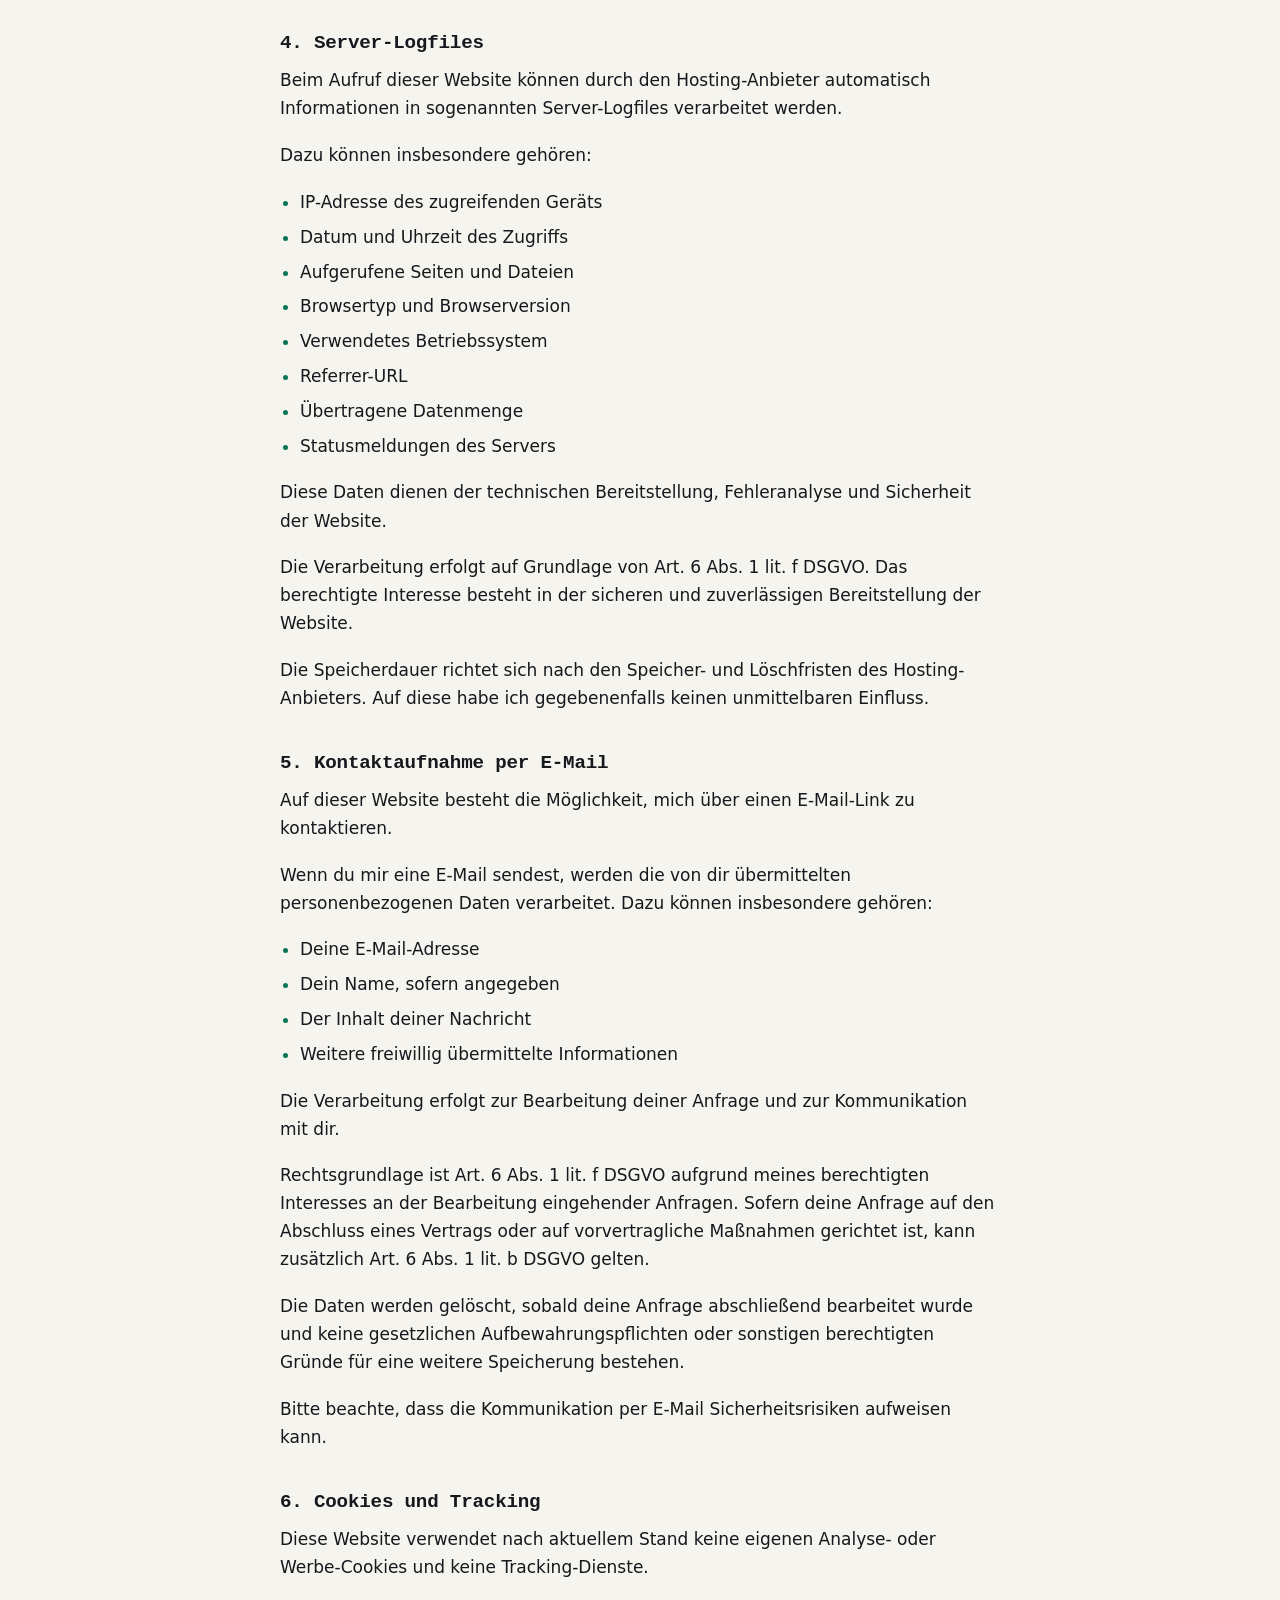
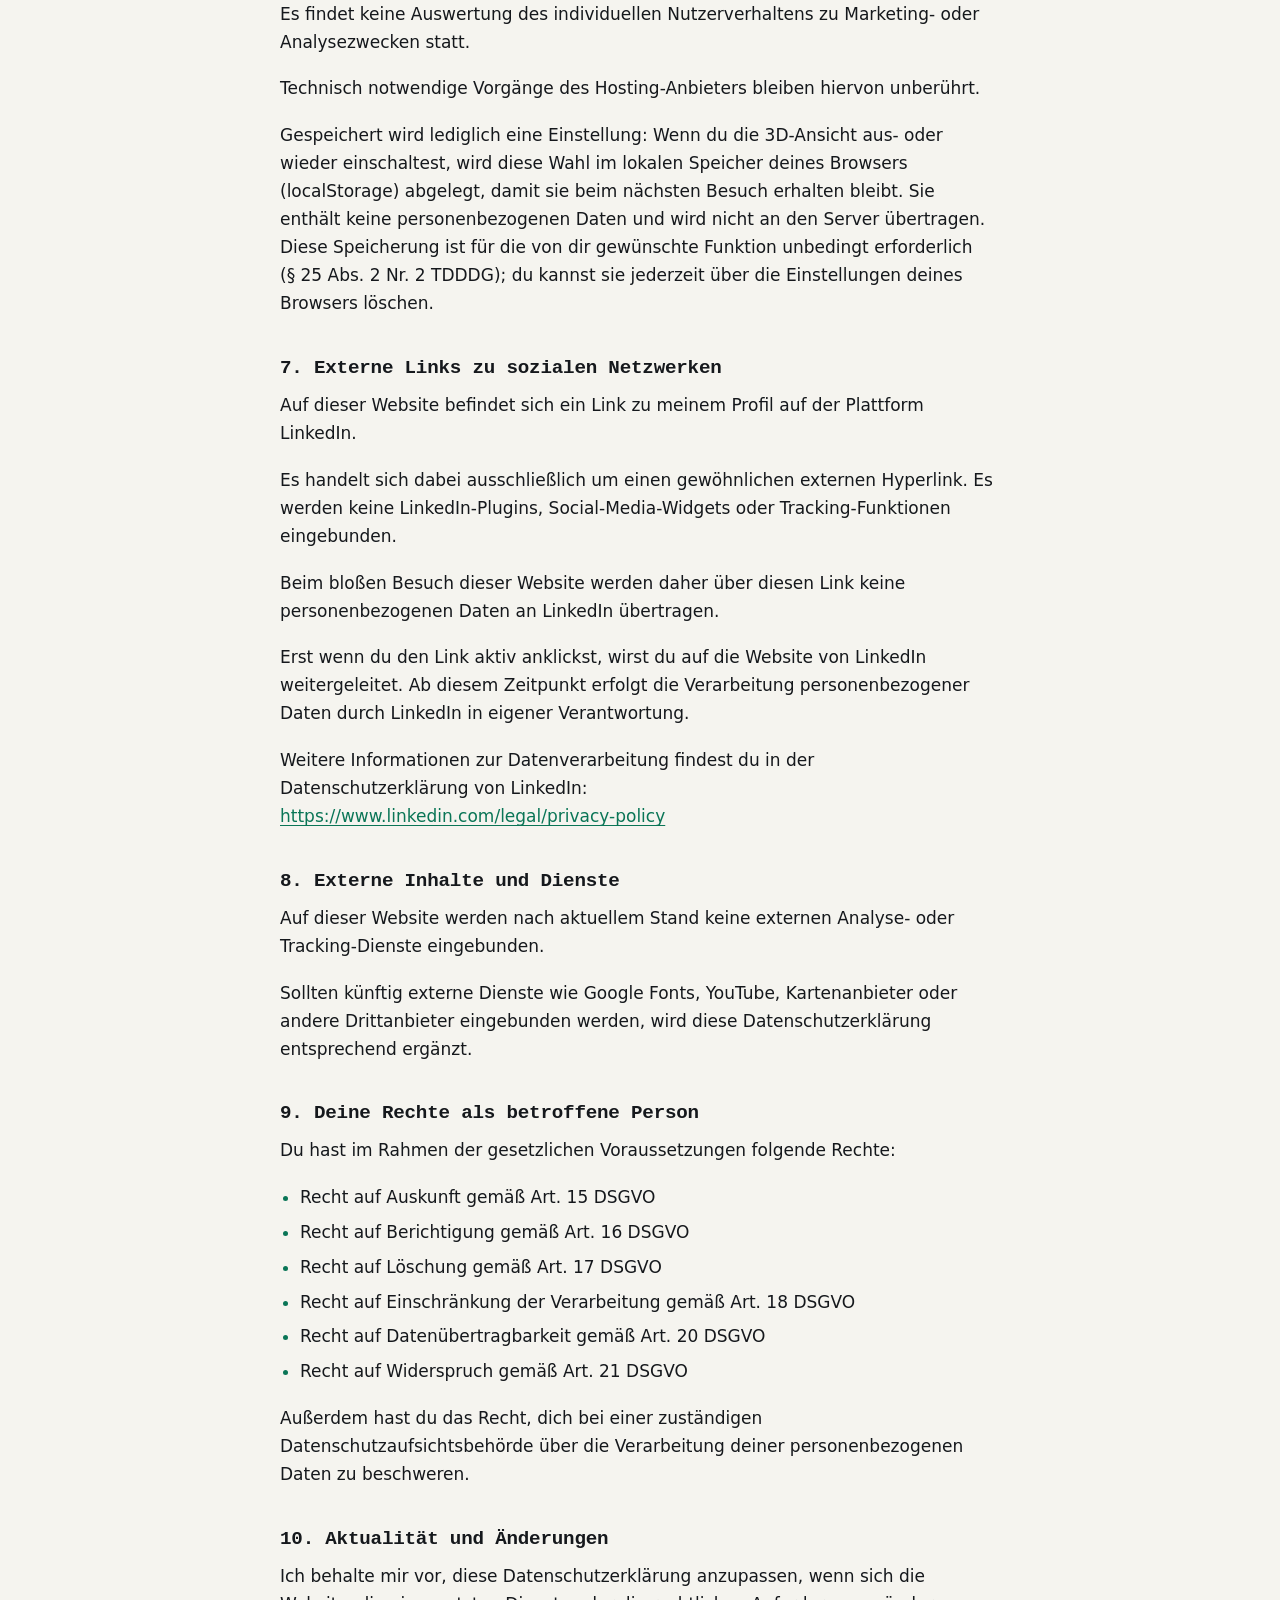
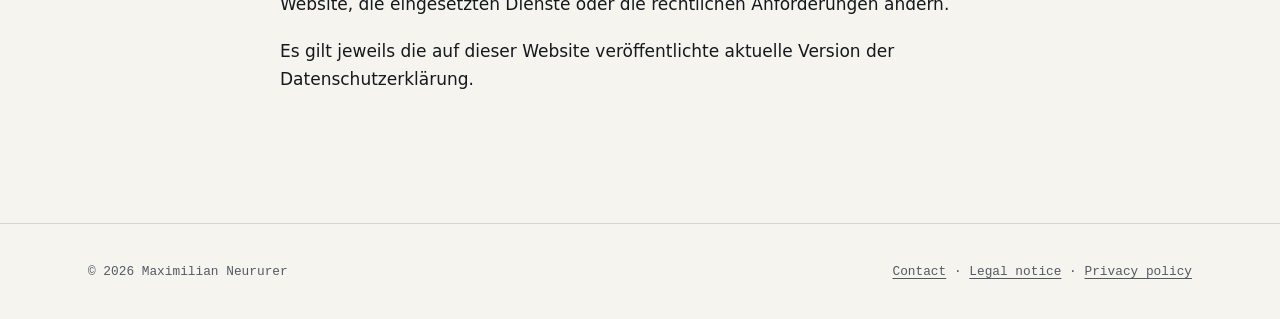
<file: datenschutz.html>
<!doctype html>
<html lang="de">
<head>
  <meta charset="utf-8">
  <meta name="viewport" content="width=device-width, initial-scale=1, viewport-fit=cover">
  <meta name="robots" content="noindex, nofollow">
  <title>Datenschutzerklärung · Maximilian Neururer</title>
  <link rel="stylesheet" href="assets/css/style.css">
  <script>document.documentElement.classList.add('js')</script>
  <script src="assets/js/main.js" defer></script>
</head>
<body>
  <a class="skip-link" href="#main" lang="en">Skip to content</a>

  <header class="site-header" lang="en">
    <div class="site-header__inner">
      <a class="brand" href="index.html"><span class="brand__prompt">~$</span>Maximilian Neururer<span class="brand__cursor" aria-hidden="true"></span></a>
      <nav class="tabs" aria-label="Main navigation">
        <ul>
          <li><a href="index.html"><span class="tab__idx">01</span>PhD Thesis</a></li>
          <li><a href="masterarbeit.html"><span class="tab__idx">02</span>Master's Thesis</a></li>
          <li><a href="bachelorarbeit.html"><span class="tab__idx">03</span>Bachelor's Thesis</a></li>
          <li><a href="kontakt.html"><span class="tab__idx">04</span>Contact</a></li>
        </ul>
      </nav>
    </div>
  </header>

  <main id="main">
    <article class="page-hero legal" aria-labelledby="page-title">
      <div class="container container--narrow">
        <p class="eyebrow">cat ./datenschutz</p>
        <h1 id="page-title" data-type>Datenschutzerklärung</h1>
        <p class="muted">Stand: November 2026</p>

        <h2>1. Verantwortlicher</h2>
        <p>Verantwortlich für die Datenverarbeitung auf dieser Website ist:</p>
        <address>
          Maximilian Neururer<br>
          Bohlweg 44<br>
          38100 Braunschweig<br>
          Deutschland
        </address>
        <p>E-Mail: <a href="mailto:disk-qualm-lagging@duck.com">disk-qualm-lagging@duck.com</a></p>

        <h2>2. Allgemeine Hinweise zur Datenverarbeitung</h2>
        <p>Der Schutz deiner personenbezogenen Daten ist mir wichtig. Ich verarbeite personenbezogene Daten auf dieser Website ausschließlich im Rahmen der geltenden Datenschutzgesetze, insbesondere der Datenschutz-Grundverordnung (DSGVO).</p>
        <p>Diese Website dient als persönliches Portfolio und stellt Informationen über meine Person, meine Projekte und meine Arbeit bereit.</p>
        <p>Es werden keine Analyse- oder Tracking-Dienste wie Google Analytics eingesetzt.</p>

        <h2>3. Hosting über GitHub Pages</h2>
        <p>Diese Website wird über GitHub Pages bereitgestellt.</p>
        <p>Anbieter ist:</p>
        <address lang="en">
          GitHub, Inc.<br>
          88 Colin P. Kelly Jr. Street<br>
          San Francisco, CA 94107<br>
          USA
        </address>
        <p>Beim Aufruf dieser Website werden technisch notwendige Verbindungsdaten an GitHub übermittelt und können dort verarbeitet werden.</p>
        <p>Die Verarbeitung erfolgt insbesondere zur Bereitstellung, Stabilität und Sicherheit der Website.</p>
        <p>Da GitHub seinen Sitz in den USA hat, kann eine Übermittlung personenbezogener Daten in ein Drittland stattfinden. Die hierfür geltende datenschutzrechtliche Grundlage richtet sich nach den von GitHub eingesetzten Übermittlungsmechanismen und den geltenden gesetzlichen Anforderungen.</p>
        <p>Weitere Informationen zur Datenverarbeitung durch GitHub findest du unter:<br>
          <a href="https://docs.github.com/en/site-policy/privacy-policies/github-general-privacy-statement">https://docs.github.com/en/site-policy/privacy-policies/github-general-privacy-statement</a></p>

        <h2>4. Server-Logfiles</h2>
        <p>Beim Aufruf dieser Website können durch den Hosting-Anbieter automatisch Informationen in sogenannten Server-Logfiles verarbeitet werden.</p>
        <p>Dazu können insbesondere gehören:</p>
        <ul>
          <li>IP-Adresse des zugreifenden Geräts</li>
          <li>Datum und Uhrzeit des Zugriffs</li>
          <li>Aufgerufene Seiten und Dateien</li>
          <li>Browsertyp und Browserversion</li>
          <li>Verwendetes Betriebssystem</li>
          <li>Referrer-URL</li>
          <li>Übertragene Datenmenge</li>
          <li>Statusmeldungen des Servers</li>
        </ul>
        <p>Diese Daten dienen der technischen Bereitstellung, Fehleranalyse und Sicherheit der Website.</p>
        <p>Die Verarbeitung erfolgt auf Grundlage von Art. 6 Abs. 1 lit. f DSGVO. Das berechtigte Interesse besteht in der sicheren und zuverlässigen Bereitstellung der Website.</p>
        <p>Die Speicherdauer richtet sich nach den Speicher- und Löschfristen des Hosting-Anbieters. Auf diese habe ich gegebenenfalls keinen unmittelbaren Einfluss.</p>

        <h2>5. Kontaktaufnahme per E-Mail</h2>
        <p>Auf dieser Website besteht die Möglichkeit, mich über einen E-Mail-Link zu kontaktieren.</p>
        <p>Wenn du mir eine E-Mail sendest, werden die von dir übermittelten personenbezogenen Daten verarbeitet. Dazu können insbesondere gehören:</p>
        <ul>
          <li>Deine E-Mail-Adresse</li>
          <li>Dein Name, sofern angegeben</li>
          <li>Der Inhalt deiner Nachricht</li>
          <li>Weitere freiwillig übermittelte Informationen</li>
        </ul>
        <p>Die Verarbeitung erfolgt zur Bearbeitung deiner Anfrage und zur Kommunikation mit dir.</p>
        <p>Rechtsgrundlage ist Art. 6 Abs. 1 lit. f DSGVO aufgrund meines berechtigten Interesses an der Bearbeitung eingehender Anfragen. Sofern deine Anfrage auf den Abschluss eines Vertrags oder auf vorvertragliche Maßnahmen gerichtet ist, kann zusätzlich Art. 6 Abs. 1 lit. b DSGVO gelten.</p>
        <p>Die Daten werden gelöscht, sobald deine Anfrage abschließend bearbeitet wurde und keine gesetzlichen Aufbewahrungspflichten oder sonstigen berechtigten Gründe für eine weitere Speicherung bestehen.</p>
        <p>Bitte beachte, dass die Kommunikation per E-Mail Sicherheitsrisiken aufweisen kann.</p>

        <h2>6. Cookies und Tracking</h2>
        <p>Diese Website verwendet nach aktuellem Stand keine eigenen Analyse- oder Werbe-Cookies und keine Tracking-Dienste.</p>
        <p>Es findet keine Auswertung des individuellen Nutzerverhaltens zu Marketing- oder Analysezwecken statt.</p>
        <p>Technisch notwendige Vorgänge des Hosting-Anbieters bleiben hiervon unberührt.</p>
        <p>Gespeichert wird lediglich eine Einstellung: Wenn du die 3D-Ansicht aus- oder wieder einschaltest, wird diese Wahl im lokalen Speicher deines Browsers (localStorage) abgelegt, damit sie beim nächsten Besuch erhalten bleibt. Sie enthält keine personenbezogenen Daten und wird nicht an den Server übertragen. Diese Speicherung ist für die von dir gewünschte Funktion unbedingt erforderlich (§&nbsp;25 Abs.&nbsp;2 Nr.&nbsp;2&nbsp;TDDDG); du kannst sie jederzeit über die Einstellungen deines Browsers löschen.</p>

        <h2>7. Externe Links zu sozialen Netzwerken</h2>
        <p>Auf dieser Website befindet sich ein Link zu meinem Profil auf der Plattform LinkedIn.</p>
        <p>Es handelt sich dabei ausschließlich um einen gewöhnlichen externen Hyperlink. Es werden keine LinkedIn-Plugins, Social-Media-Widgets oder Tracking-Funktionen eingebunden.</p>
        <p>Beim bloßen Besuch dieser Website werden daher über diesen Link keine personenbezogenen Daten an LinkedIn übertragen.</p>
        <p>Erst wenn du den Link aktiv anklickst, wirst du auf die Website von LinkedIn weitergeleitet. Ab diesem Zeitpunkt erfolgt die Verarbeitung personenbezogener Daten durch LinkedIn in eigener Verantwortung.</p>
        <p>Weitere Informationen zur Datenverarbeitung findest du in der Datenschutzerklärung von LinkedIn:<br>
          <a href="https://www.linkedin.com/legal/privacy-policy">https://www.linkedin.com/legal/privacy-policy</a></p>

        <h2>8. Externe Inhalte und Dienste</h2>
        <p>Auf dieser Website werden nach aktuellem Stand keine externen Analyse- oder Tracking-Dienste eingebunden.</p>
        <p>Sollten künftig externe Dienste wie Google Fonts, YouTube, Kartenanbieter oder andere Drittanbieter eingebunden werden, wird diese Datenschutzerklärung entsprechend ergänzt.</p>

        <h2>9. Deine Rechte als betroffene Person</h2>
        <p>Du hast im Rahmen der gesetzlichen Voraussetzungen folgende Rechte:</p>
        <ul>
          <li>Recht auf Auskunft gemäß Art. 15 DSGVO</li>
          <li>Recht auf Berichtigung gemäß Art. 16 DSGVO</li>
          <li>Recht auf Löschung gemäß Art. 17 DSGVO</li>
          <li>Recht auf Einschränkung der Verarbeitung gemäß Art. 18 DSGVO</li>
          <li>Recht auf Datenübertragbarkeit gemäß Art. 20 DSGVO</li>
          <li>Recht auf Widerspruch gemäß Art. 21 DSGVO</li>
        </ul>
        <p>Außerdem hast du das Recht, dich bei einer zuständigen Datenschutzaufsichtsbehörde über die Verarbeitung deiner personenbezogenen Daten zu beschweren.</p>

        <h2>10. Aktualität und Änderungen</h2>
        <p>Ich behalte mir vor, diese Datenschutzerklärung anzupassen, wenn sich die Website, die eingesetzten Dienste oder die rechtlichen Anforderungen ändern.</p>
        <p>Es gilt jeweils die auf dieser Website veröffentlichte aktuelle Version der Datenschutzerklärung.</p>
      </div>
    </article>
  </main>

  <footer class="site-footer" lang="en">
    <div class="container">
      <span>© 2026 Maximilian Neururer</span>
      <span><a href="kontakt.html">Contact</a> · <a href="impressum.html">Legal notice</a> · <a href="datenschutz.html" aria-current="page">Privacy policy</a></span>
    </div>
  </footer>
</body>
</html>
</file>
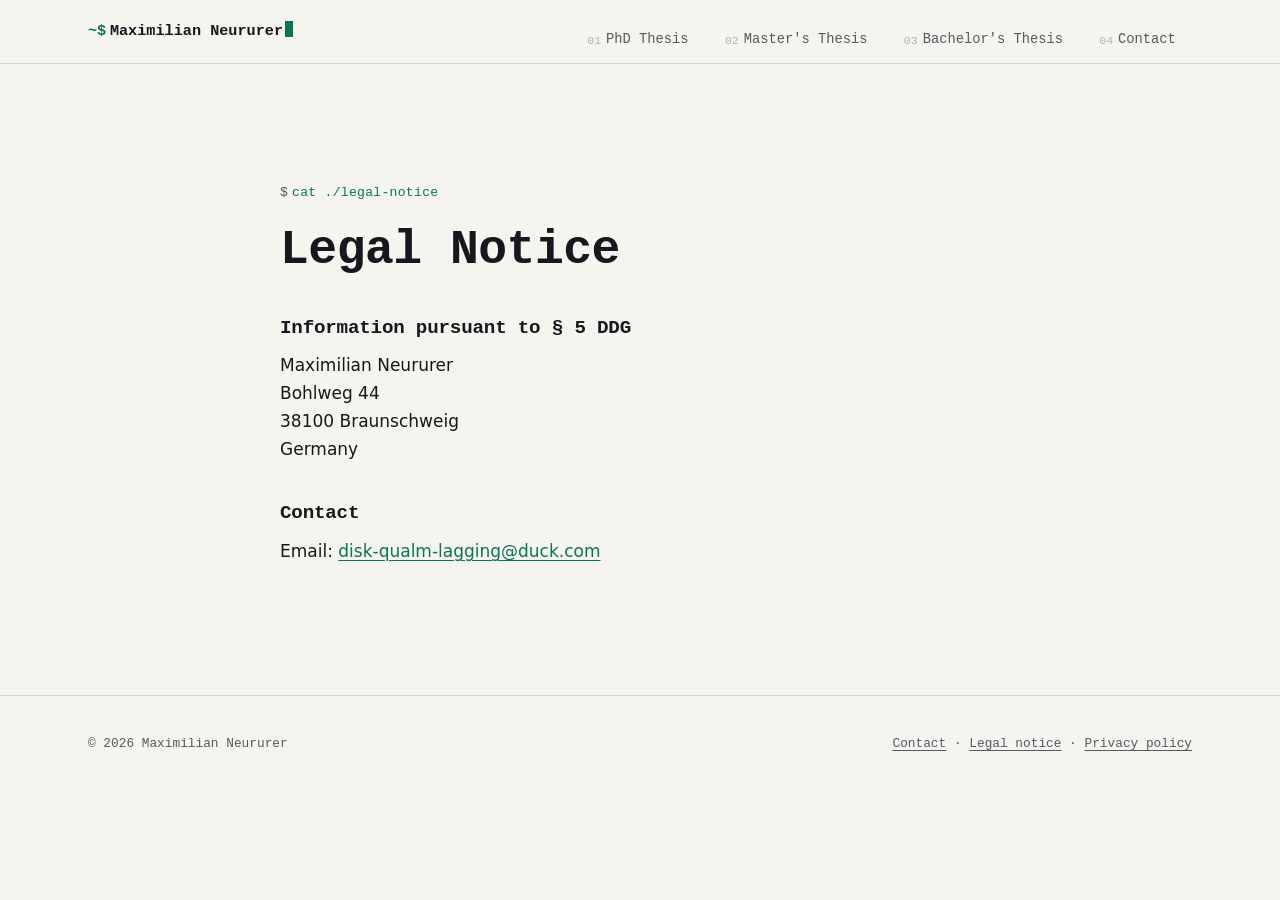
<file: impressum.html>
<!doctype html>
<html lang="en">
<head>
  <meta charset="utf-8">
  <meta name="viewport" content="width=device-width, initial-scale=1, viewport-fit=cover">
  <meta name="robots" content="noindex, nofollow">
  <title>Legal Notice · Maximilian Neururer</title>
  <link rel="stylesheet" href="assets/css/style.css">
  <script>document.documentElement.classList.add('js')</script>
  <script src="assets/js/main.js" defer></script>
</head>
<body>
  <a class="skip-link" href="#main">Skip to content</a>

  <header class="site-header">
    <div class="site-header__inner">
      <a class="brand" href="index.html"><span class="brand__prompt">~$</span>Maximilian Neururer<span class="brand__cursor" aria-hidden="true"></span></a>
      <nav class="tabs" aria-label="Main navigation">
        <ul>
          <li><a href="index.html"><span class="tab__idx">01</span>PhD Thesis</a></li>
          <li><a href="masterarbeit.html"><span class="tab__idx">02</span>Master's Thesis</a></li>
          <li><a href="bachelorarbeit.html"><span class="tab__idx">03</span>Bachelor's Thesis</a></li>
          <li><a href="kontakt.html"><span class="tab__idx">04</span>Contact</a></li>
        </ul>
      </nav>
    </div>
  </header>

  <main id="main">
    <article class="page-hero legal" aria-labelledby="page-title">
      <div class="container container--narrow">
        <p class="eyebrow">cat ./legal-notice</p>
        <h1 id="page-title" data-type>Legal Notice</h1>

        <h2>Information pursuant to §&nbsp;5&nbsp;DDG</h2>
        <address>
          Maximilian Neururer<br>
          Bohlweg 44<br>
          38100 Braunschweig<br>
          Germany
        </address>

        <h2>Contact</h2>
        <p>Email: <a href="mailto:disk-qualm-lagging@duck.com">disk-qualm-lagging@duck.com</a></p>
      </div>
    </article>
  </main>

  <footer class="site-footer">
    <div class="container">
      <span>© 2026 Maximilian Neururer</span>
      <span><a href="kontakt.html">Contact</a> · <a href="impressum.html" aria-current="page">Legal notice</a> · <a href="datenschutz.html">Privacy policy</a></span>
    </div>
  </footer>
</body>
</html>
</file>
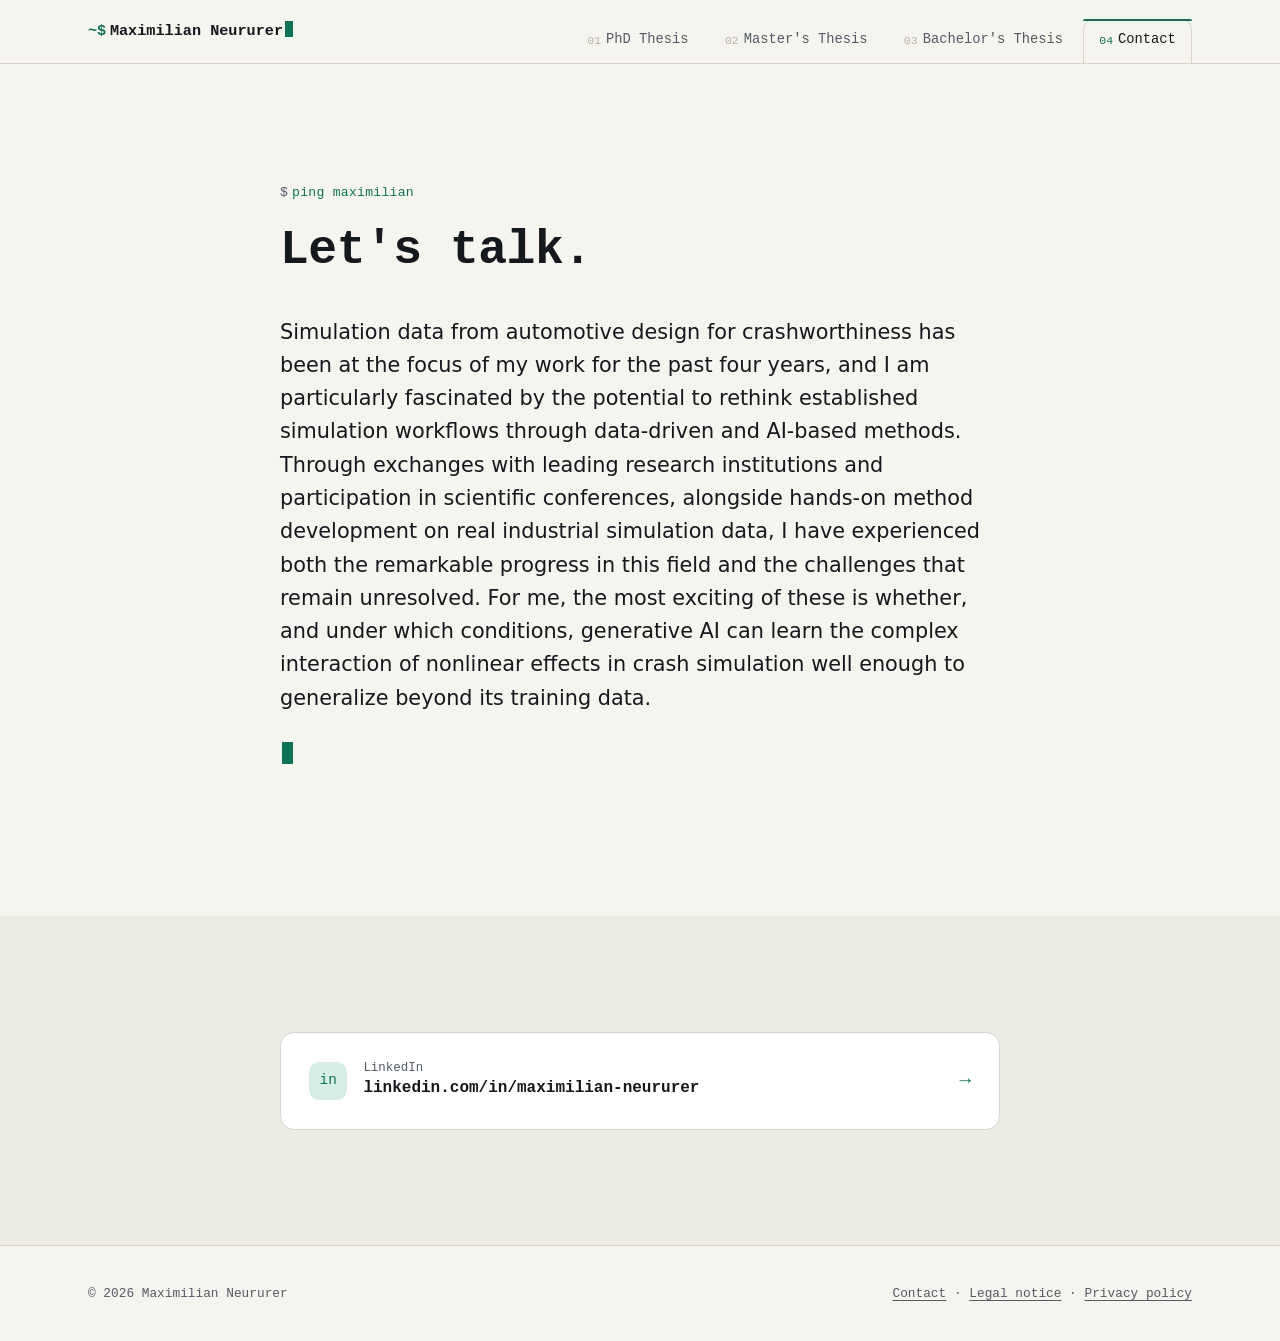
<file: kontakt.html>
<!doctype html>
<html lang="en">
<head>
  <meta charset="utf-8">
  <meta name="viewport" content="width=device-width, initial-scale=1, viewport-fit=cover">
  <title>Contact · Maximilian Neururer</title>
  <meta name="description" content="Get in touch with Maximilian Neururer via LinkedIn.">
  <link rel="stylesheet" href="assets/css/style.css">
  <script>document.documentElement.classList.add('js')</script>
  <script src="assets/js/main.js" defer></script>
</head>
<body>
  <a class="skip-link" href="#main">Skip to content</a>

  <header class="site-header">
    <div class="site-header__inner">
      <a class="brand" href="index.html"><span class="brand__prompt">~$</span>Maximilian Neururer<span class="brand__cursor" aria-hidden="true"></span></a>
      <nav class="tabs" aria-label="Main navigation">
        <ul>
          <li><a href="index.html"><span class="tab__idx">01</span>PhD Thesis</a></li>
          <li><a href="masterarbeit.html"><span class="tab__idx">02</span>Master's Thesis</a></li>
          <li><a href="bachelorarbeit.html"><span class="tab__idx">03</span>Bachelor's Thesis</a></li>
          <li><a href="kontakt.html" aria-current="page"><span class="tab__idx">04</span>Contact</a></li>
        </ul>
      </nav>
    </div>
  </header>

  <main id="main">
    <section class="page-hero" aria-labelledby="page-title">
      <div class="container container--narrow">
        <p class="eyebrow">ping maximilian</p>
        <h1 id="page-title" data-type>Let's talk.</h1>
        <p class="lead" data-type="fast">Simulation data from automotive design for crashworthiness has been at the focus of my work for the past four years, and I am particularly fascinated by the potential to rethink established simulation workflows through data-driven and AI-based methods. Through exchanges with leading research institutions and participation in scientific conferences, alongside hands-on method development on real industrial simulation data, I have experienced both the remarkable progress in this field and the challenges that remain unresolved. For me, the most exciting of these is whether, and under which conditions, generative AI can learn the complex interaction of nonlinear effects in crash simulation well enough to generalize beyond its training data.</p>
        <p class="lead" data-type="fast">Would you like to get to know me or talk about data, simulation and AI in engineering? Get in touch via LinkedIn – I look forward to hearing from you.</p>
      </div>
    </section>

    <section class="section section--tint" aria-labelledby="channels">
      <div class="container container--narrow">
        <h2 id="channels" class="sr-only">Get in touch</h2>
        <ul class="contact-list">
          <li class="reveal">
            <a class="card contact-card" href="https://www.linkedin.com/in/maximilian-neururer" target="_blank" rel="noopener noreferrer">
              <span class="card__icon" aria-hidden="true">in</span>
              <span>
                <span class="label">LinkedIn</span>
                <span class="contact-card__url">linkedin.com/in/maximilian-neururer</span>
              </span>
              <span class="contact-card__go" aria-hidden="true">→</span>
              <span class="sr-only">(opens in a new tab)</span>
            </a>
          </li>
        </ul>
      </div>
    </section>
  </main>

  <footer class="site-footer">
    <div class="container">
      <span>© 2026 Maximilian Neururer</span>
      <span><a href="kontakt.html">Contact</a> · <a href="impressum.html">Legal notice</a> · <a href="datenschutz.html">Privacy policy</a></span>
    </div>
  </footer>
</body>
</html>
</file>
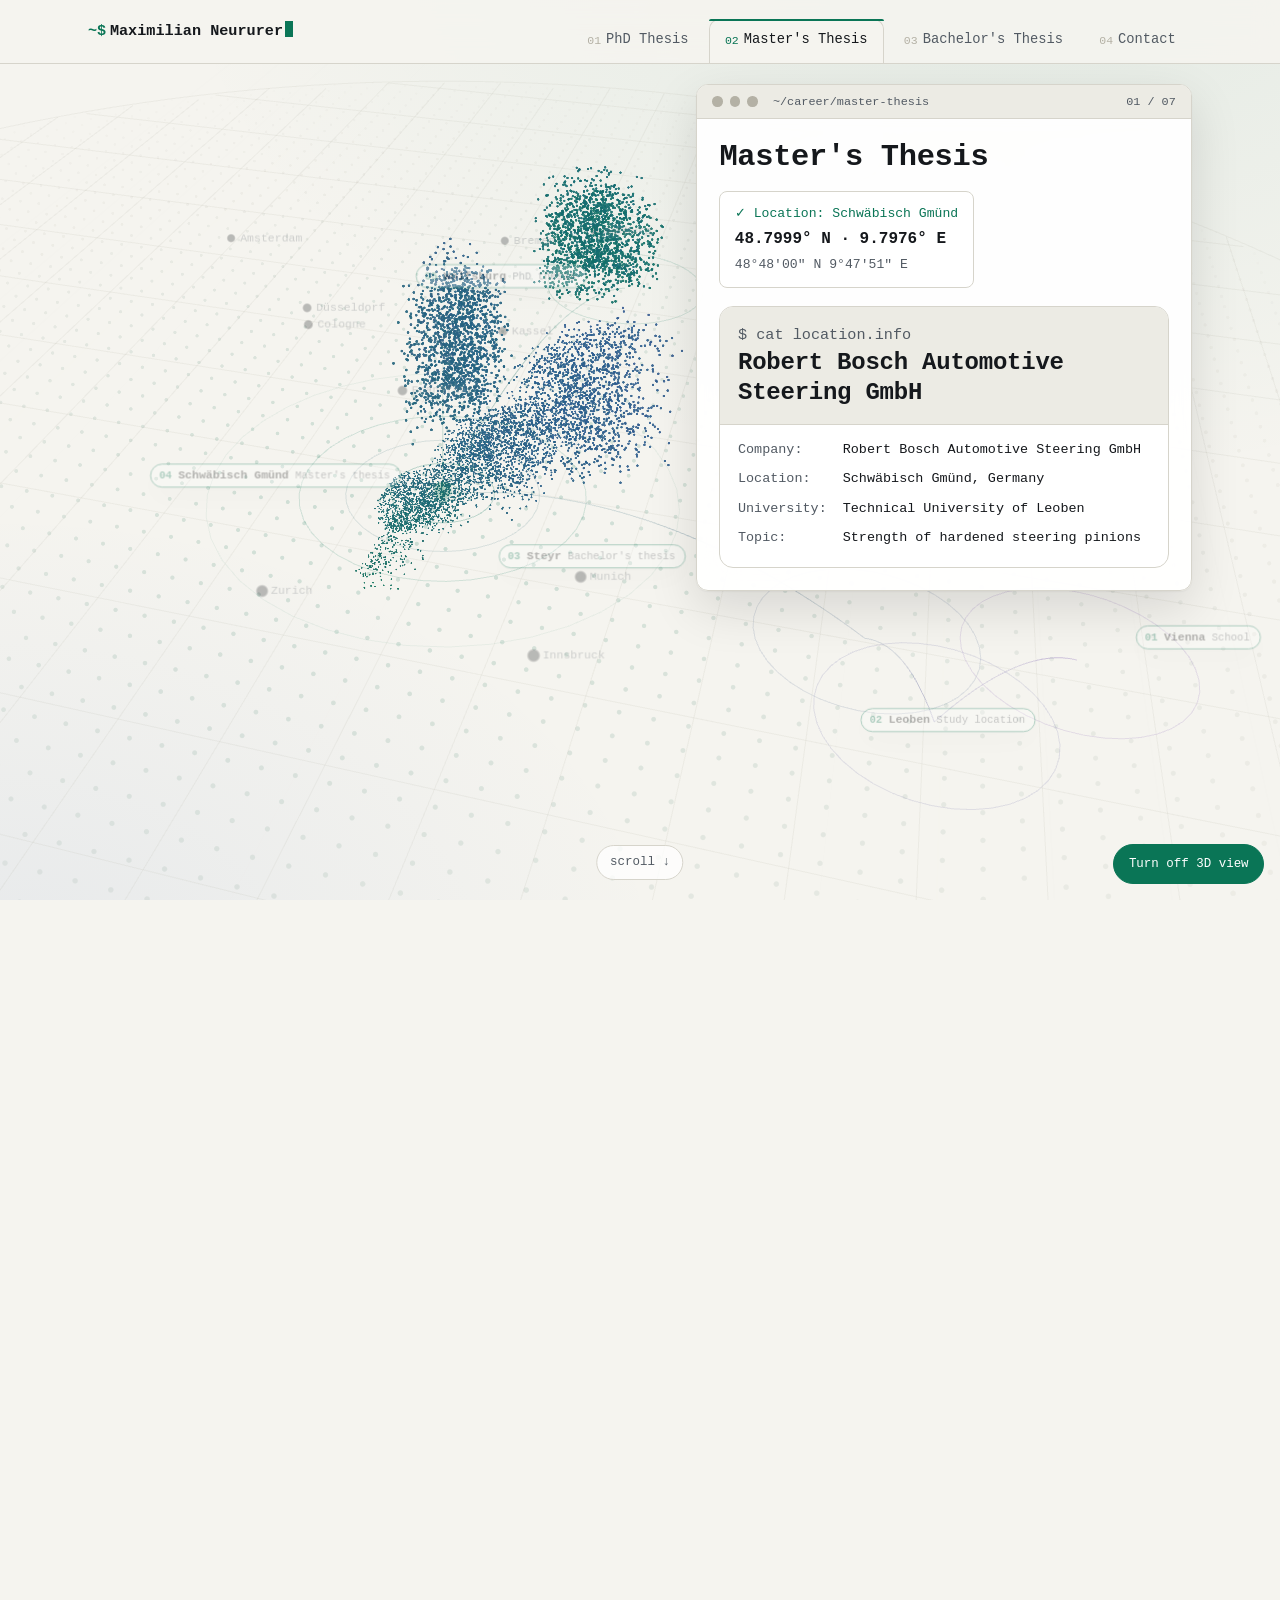
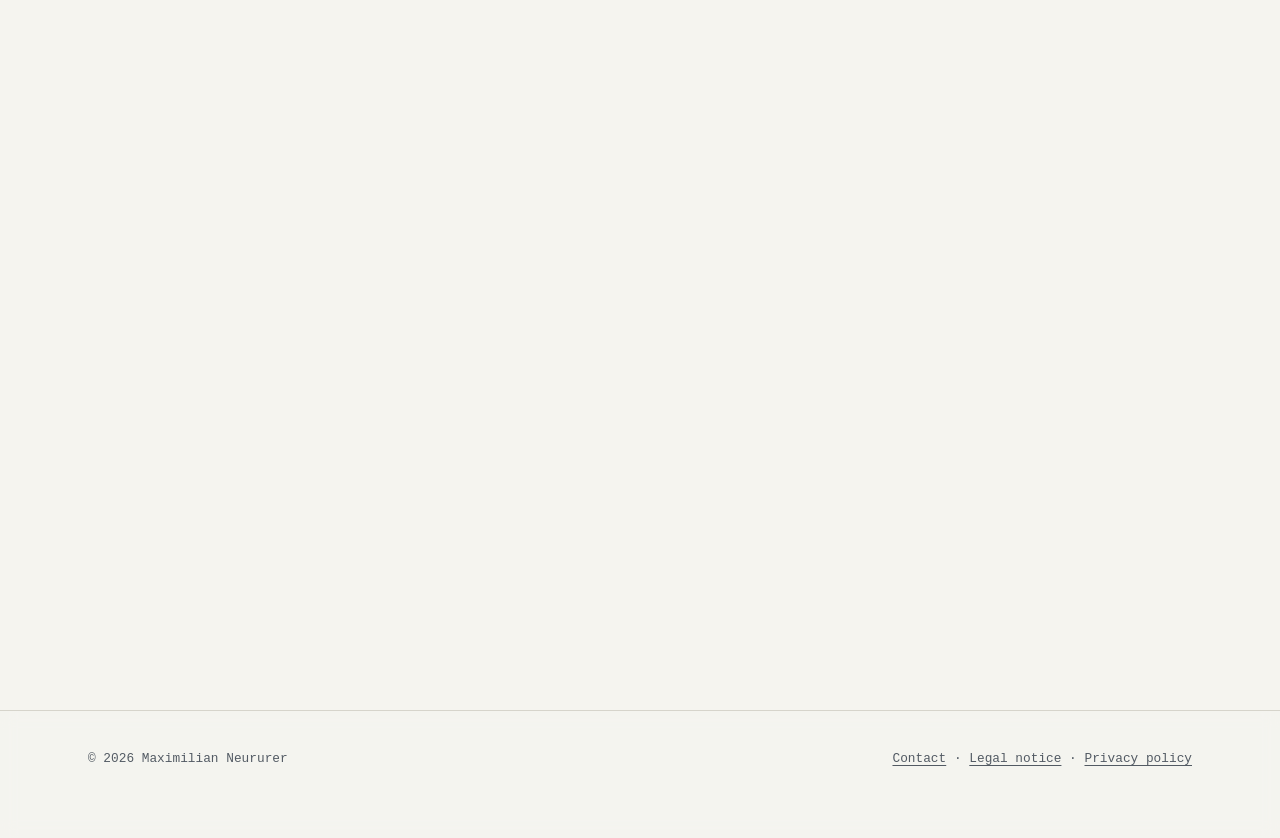
<file: masterarbeit.html>
<!doctype html>
<html lang="en" data-stage="master">
<head>
  <meta charset="utf-8">
  <meta name="viewport" content="width=device-width, initial-scale=1, viewport-fit=cover">
  <title>Master's Thesis · Maximilian Neururer</title>
  <meta name="description" content="Master's thesis with Robert Bosch Automotive Steering GmbH and Technical University of Leoben: validating a new method to compute the tooth root failure of induction-hardened steering pinions.">
  <link rel="stylesheet" href="assets/css/style.css">
  <script>
    (function (d) {
      d.classList.add('js');
      try {
        if (d.dataset.stage && localStorage.getItem('stage') !== 'off' && document.createElement('canvas').getContext('webgl')) d.classList.add('has-stage');
      } catch (e) { /* continue without 3D */ }
    })(document.documentElement);
  </script>
  <script src="assets/js/stage/core.js" defer></script>
  <script src="assets/js/stage/car.js" defer></script>
  <script src="assets/js/stage/structure.js" defer></script>
  <script src="assets/js/stage/crash.js" defer></script>
  <script src="assets/js/stage/meshset.js" defer></script>
  <script src="assets/js/stage/objects.js" defer></script>
  <script src="assets/js/stage/forms.js" defer></script>
  <script src="assets/js/stage/timelines.js" defer></script>
  <script src="assets/js/stage/stage.js" defer></script>
  <script src="assets/js/main.js" defer></script>
</head>
<body>
  <a class="skip-link" href="#main">Skip to content</a>

  <header class="site-header">
    <div class="site-header__inner">
      <a class="brand" href="index.html"><span class="brand__prompt">~$</span>Maximilian Neururer<span class="brand__cursor" aria-hidden="true"></span></a>
      <nav class="tabs" aria-label="Main navigation">
        <ul>
          <li><a href="index.html"><span class="tab__idx">01</span>PhD Thesis</a></li>
          <li><a href="masterarbeit.html" aria-current="page"><span class="tab__idx">02</span>Master's Thesis</a></li>
          <li><a href="bachelorarbeit.html"><span class="tab__idx">03</span>Bachelor's Thesis</a></li>
          <li><a href="kontakt.html"><span class="tab__idx">04</span>Contact</a></li>
        </ul>
      </nav>
    </div>
  </header>

  <canvas id="stage" aria-hidden="true"></canvas>
  <div class="stage-labels" aria-hidden="true"></div>
  <button class="btn stage-toggle" type="button" aria-pressed="true" hidden>3D view</button>

  <main id="main">
    <!-- ===== 01 · Location ===== -->
    <section class="locator" data-scene="hero" data-lat="48.7999" data-lon="9.7976" data-place="Schwäbisch Gmünd" aria-labelledby="loc-title">
      <div class="locator__map" role="img" aria-label="Map marking the location Schwäbisch Gmünd, 48.7999° N, 9.7976° E"></div>
      <div class="locator__hud">
        <p class="locator__path"><span>~/career</span>/master-thesis</p>
        <h1 id="loc-title" data-type>Master's Thesis</h1>
        <div class="coords" aria-live="polite">
          <span class="coords__status">Location</span>
          <span class="coords__val">48.7999° N · 9.7976° E</span>
          <span class="coords__dms">48°48′00″ N  9°47′51″ E</span>
        </div>
      </div>
      <aside class="infowin" data-type-manual aria-labelledby="info-title">
        <div class="infowin__head">
          <div>
            <p>$ cat location.info</p>
            <h2 id="info-title">Robert Bosch Automotive Steering GmbH</h2>
          </div>
        </div>
        <dl>
          <dt>Company</dt><dd data-type="fast">Robert Bosch Automotive Steering GmbH</dd>
          <dt>Location</dt><dd data-type="fast">Schwäbisch Gmünd, Germany</dd>
          <dt>University</dt><dd data-type="fast">Technical University of Leoben</dd>
          <dt>Topic</dt><dd data-type="fast">Strength of hardened steering pinions</dd>
        </dl>
      </aside>
      <a class="scroll-hint" href="#title">scroll <span aria-hidden="true">↓</span></a>
    </section>

    <!-- ===== 02 · Title ===== -->
    <section class="title-hero scene" id="title" data-scene="title" aria-labelledby="title-h">
      <div class="container">
        <h2 class="sr-only" id="title-h">Thesis title</h2>
        <p class="kicker">Master's thesis · 2022</p>
        <p class="title-hero__statement caret-persist" data-type="title">Validation of a New Method to Compute the Gearing Tooth Root Failure</p>
        <p class="brief" data-type="fast">How much force can a hardened steering pinion take before a tooth breaks – and can we predict it without simulating the entire heat treatment?</p>
      </div>
    </section>

    <!-- ===== 03 · Situation ===== -->
    <section class="section section--tint scene" data-scene="situation" aria-labelledby="situation">
      <div class="container">
        <p class="kicker">Situation</p>
        <h2 id="situation" data-type>Every steering move passes through a few teeth</h2>
        <p data-type="fast">The steering gear turns the rotation of the steering wheel into a linear movement of the rack, which moves the wheels. In a rack-and-pinion gear, the complete steering force is transmitted through the tooth contact between pinion and rack.</p>
        <div class="fig fig--gear">
          <svg viewBox="0 0 300 160" role="img" aria-label="Rack-and-pinion gear: the pinion turns back and forth, the rack moves sideways; the whole steering force passes through the tooth contact.">
            <g class="g-rack">
              <rect class="g-body" x="16" y="101" width="268" height="20" rx="3"/>
              <line class="g-teeth g-teeth--rack" x1="16" y1="97" x2="284" y2="97"/>
            </g>
            <g class="g-pinion">
              <circle class="g-teeth" cx="150" cy="56" r="37" pathLength="160"/>
              <circle class="g-body" cx="150" cy="56" r="33"/>
              <circle class="g-hub" cx="150" cy="56" r="9"/>
              <line class="g-spoke" x1="150" y1="47" x2="150" y2="30"/>
            </g>
            <circle class="g-contact" cx="149" cy="95" r="6"/>
            <path class="g-arc" d="M96,46 A56,56 0 0 1 120,14"/>
            <path class="g-arc-head" d="M113,13 L121,13.5 L118,21"/>
            <text class="fig-label" x="18" y="22">steering wheel</text>
            <text class="fig-label" x="18" y="34">(rotation)</text>
            <path class="g-arc" d="M218,138 L272,138 M266,133 L273,138 L266,143 M82,138 L28,138 M34,133 L27,138 L34,143"/>
            <text class="fig-label" x="150" y="141" text-anchor="middle">rack → wheels</text>
            <path class="fig-lead" d="M164,92 L206,74"/>
            <text class="fig-label fig-label--strong" x="208" y="66">tooth contact:</text>
            <text class="fig-label" x="208" y="78">the whole steering force</text>
          </svg>
        </div>
      </div>
    </section>

    <!-- ===== 04 · Complication ===== -->
    <section class="section scene" data-scene="complication" aria-labelledby="complication">
      <div class="container">
        <p class="kicker kicker--warn">Complication</p>
        <h2 id="complication" data-type>Hardened – but how strong exactly?</h2>
        <p data-type="fast">The pinion is induction-hardened: its surface layer turns into hard martensite. Two effects make the tooth stronger – the harder surface and compressive residual stresses from the volume expansion of the hardened layer.</p>
        <div class="fig fig--tooth">
          <svg viewBox="0 0 300 160" role="img" aria-label="Cross-section of a hardened gear tooth: a hard surface layer with compressive residual stresses follows the tooth contour. Under load, the tooth root on the loaded side is the critical spot.">
            <defs>
              <clipPath id="tooth-clip"><path d="M20,128 L84,128 Q100,128 104,112 L128,30 Q131,22 140,22 L160,22 Q169,22 172,30 L196,112 Q200,128 216,128 L280,128 L280,146 L20,146 Z"/></clipPath>
            </defs>
            <path class="tooth-core" d="M20,128 L84,128 Q100,128 104,112 L128,30 Q131,22 140,22 L160,22 Q169,22 172,30 L196,112 Q200,128 216,128 L280,128 L280,146 L20,146 Z"/>
            <g class="tooth-hard" clip-path="url(#tooth-clip)">
              <path class="tooth-band tooth-band--inner" pathLength="100" d="M20,128 L84,128 Q100,128 104,112 L128,30 Q131,22 140,22 L160,22 Q169,22 172,30 L196,112 Q200,128 216,128 L280,128"/>
              <path class="tooth-band tooth-band--outer" pathLength="100" d="M20,128 L84,128 Q100,128 104,112 L128,30 Q131,22 140,22 L160,22 Q169,22 172,30 L196,112 Q200,128 216,128 L280,128"/>
            </g>
            <path class="tooth-edge" d="M20,128 L84,128 Q100,128 104,112 L128,30 Q131,22 140,22 L160,22 Q169,22 172,30 L196,112 Q200,128 216,128 L280,128 L280,146 L20,146 Z"/>
            <path class="fig-lead" d="M92,19 L129,27"/>
            <text class="fig-label fig-label--strong" x="20" y="22">hardened layer</text>
            <g class="tooth-rs">
              <path class="tooth-arrow" d="M38,134 L54,134 M49,130.5 L55,134 L49,137.5 M84,134 L68,134 M73,130.5 L67,134 L73,137.5"/>
              <text class="fig-label" x="20" y="157">compressive residual stress</text>
            </g>
            <g class="tooth-f">
              <path class="tooth-load" d="M236,44 L190,57"/>
              <path class="tooth-load-head" d="M197,51 L186.5,58 L199,60.5 Z"/>
              <text class="fig-label fig-label--strong" x="240" y="44">F</text>
            </g>
            <g class="tooth-root-g">
              <circle class="tooth-root" cx="203" cy="123" r="8"/>
              <path class="fig-lead" d="M224,108 L210,118"/>
              <text class="fig-label fig-label--strong" x="226" y="106">tooth root</text>
            </g>
          </svg>
        </div>
        <ul class="facts">
          <li><b>Misuse load case</b>Pushing the car off a curb by steering at standstill – the driver applies the load without any limiter.</li>
          <li><b>Costly to simulate</b>Full process-chain simulations of the heat treatment need extensive lab data, time and money.</li>
          <li><b>Hard to access</b>Production is partly outsourced – samples and process data are hard to get.</li>
        </ul>
      </div>
    </section>

    <!-- ===== 05 · Research question ===== -->
    <section class="section section--tint scene" data-scene="rq" aria-labelledby="rq">
      <div class="container">
        <h2 id="rq" data-type>Research question</h2>
        <div class="term reveal">
          <div class="term__bar" aria-hidden="true"><span class="term__dot"></span><span class="term__dot"></span><span class="term__dot"></span><span class="term__title">research_question.txt</span></div>
          <div class="term__body"><p data-type="fast">How can the static strength of an induction-hardened pinion be predicted reliably – including hardening contour and residual stresses – with a fast, cheap and universally applicable method?</p></div>
        </div>
      </div>
    </section>

    <!-- ===== 06 · Approach ===== -->
    <section class="section scene" data-scene="solution" aria-labelledby="solution">
      <div class="container">
        <p class="kicker">Approach</p>
        <h2 id="solution" data-type>The shortcut: build the hardened state straight into the model</h2>
        <p data-type="fast">Instead of simulating the entire heat treatment, the FE model is generated synthetically – with a realistic hardness distribution and the matching residual stresses, but without computing the microstructural transformation behind them.</p>
      </div>
    </section>

    <!-- ===== 07 · Why it matters ===== -->
    <section class="section section--tint scene" data-scene="results" aria-labelledby="results">
      <div class="container">
        <h2 id="results" data-type>Why it matters</h2>
        <p data-type="fast">The pinion is a safety-relevant part. The aim: a validated shortcut that brings the design for reliability according to the FKM nonlinear guideline into early development – at a fraction of the effort of a full process-chain simulation.</p>
        <p class="kicker" style="margin-top:1.2rem">Toolbox</p>
        <ul class="skills reveal">
          <li>Nonlinear FEA</li>
          <li>Abaqus</li>
          <li>HyperMesh</li>
          <li>optiSLang</li>
          <li>Material modelling of hardened steel</li>
          <li>Experimental validation</li>
          <li>FKM nonlinear</li>
        </ul>
        <a class="next-link" href="bachelorarbeit.html" style="margin-top:2rem">
          <span>cd ../bachelor-thesis</span><span aria-hidden="true">→</span>
        </a>
      </div>
    </section>
  </main>

  <footer class="site-footer">
    <div class="container">
      <span>© 2026 Maximilian Neururer</span>
      <span><a href="kontakt.html">Contact</a> · <a href="impressum.html">Legal notice</a> · <a href="datenschutz.html">Privacy policy</a></span>
    </div>
  </footer>
</body>
</html>
</file>
<file: assets/css/style.css>
/* =========================================================
   Portfolio – Basis-Stylesheet
   Struktur: Tokens → Basis → Layout → Komponenten → Seiten
   ========================================================= */

/* ---------- Tokens ---------- */
:root {
  --bg: #f5f4ef;
  --surface: #ffffff;
  --surface-2: #ecebe4;
  --ink: #15181c;
  --muted: #525a63;
  --line: #d6d4cb;
  --line-strong: #b4b1a5;
  --accent: #0a7556;
  --accent-soft: #d6eee4;
  --on-accent: #ffffff;
  --warn: #b3311d;
  --warn-soft: #f6dfda;
  --amber: #8f5d00;
  --blue: #2556b5;
  --violet: #6d43ad;
  --slate: #5b6570;

  --map-bg: #ebe9e2;
  --map-dot: #d0cdc2;
  --map-grid: #d6d3c8;
  --map-city: #646b74;

  --car-fill: #ffffff;
  --car-win: #dfe3e3;
  --wheel: #15181c;

  --mono: "JetBrains Mono", "Cascadia Code", "Fira Code", "SF Mono", Menlo, Consolas, "Liberation Mono", monospace;
  --sans: "Inter", system-ui, -apple-system, "Segoe UI", Roboto, "Helvetica Neue", Arial, sans-serif;

  --radius: 14px;
  --radius-sm: 8px;
  --header-h: 64px;
  --gutter: clamp(1rem, 4vw, 2.5rem);
  --maxw: 74rem;
  --shadow: 0 1px 2px rgb(0 0 0 / .04), 0 10px 30px rgb(0 0 0 / .07);
  --ease: cubic-bezier(.22, .8, .24, 1);

  color-scheme: light;
}

@media (prefers-color-scheme: dark) {
  :root {
    --bg: #0e1113;
    --surface: #151a1d;
    --surface-2: #1c2327;
    --ink: #e7e9e4;
    --muted: #9ba4a7;
    --line: #283035;
    --line-strong: #3a454b;
    --accent: #5fd4a8;
    --accent-soft: #143a2e;
    --on-accent: #06251a;
    --warn: #ff7c66;
    --warn-soft: #3d1d18;
    --amber: #f0b74e;
    --blue: #7ea6ff;
    --violet: #b996ff;
    --slate: #9aa6b1;

    --map-bg: #12171a;
    --map-dot: #222a2f;
    --map-grid: #1f272b;
    --map-city: #8d979b;

    --car-fill: #1a2024;
    --car-win: #26313a;
    --wheel: #46525a;

    --shadow: 0 1px 2px rgb(0 0 0 / .4), 0 12px 32px rgb(0 0 0 / .45);
    color-scheme: dark;
  }
}

/* ---------- Basis ---------- */
*, *::before, *::after { box-sizing: border-box; }

html {
  scroll-behavior: smooth;
  scroll-padding-top: calc(var(--header-h) + 1rem);
  -webkit-text-size-adjust: 100%;
}

body {
  margin: 0;
  padding-top: var(--header-h);
  background: var(--bg);
  color: var(--ink);
  font-family: var(--sans);
  font-size: clamp(1rem, .96rem + .2vw, 1.0625rem);
  line-height: 1.65;
  text-rendering: optimizeLegibility;
}

img, svg { max-width: 100%; }
[hidden] { display: none !important; }
img { height: auto; }

h1, h2, h3, h4 {
  font-family: var(--mono);
  font-weight: 600;
  line-height: 1.25;
  letter-spacing: -0.01em;
  margin: 0 0 .75em;
}
h1 { font-size: clamp(1.75rem, 1.2rem + 2.4vw, 3rem); }
h2 { font-size: clamp(1.4rem, 1.1rem + 1.3vw, 2.1rem); }
h3 { font-size: clamp(1.05rem, 1rem + .4vw, 1.25rem); }

p { margin: 0 0 1.1em; }
strong { font-weight: 650; }

a { color: var(--accent); text-underline-offset: .2em; text-decoration-thickness: 1px; }
a:hover { text-decoration-thickness: 2px; }

code, kbd, pre { font-family: var(--mono); font-size: .92em; }

:focus-visible {
  outline: 3px solid var(--accent);
  outline-offset: 3px;
  border-radius: 4px;
}

::selection { background: var(--accent); color: var(--on-accent); }

.sr-only {
  position: absolute !important;
  width: 1px; height: 1px;
  padding: 0; margin: -1px;
  overflow: hidden; clip: rect(0 0 0 0);
  white-space: nowrap; border: 0;
}

.skip-link {
  position: fixed;
  left: 1rem; top: -4rem;
  z-index: 200;
  padding: .6rem 1rem;
  background: var(--ink);
  color: var(--bg);
  font-family: var(--mono);
  border-radius: var(--radius-sm);
  text-decoration: none;
  transition: top .2s;
}
.skip-link:focus { top: .75rem; }

/* ---------- Layout ---------- */
.container {
  width: 100%;
  max-width: var(--maxw);
  margin-inline: auto;
  padding-inline: var(--gutter);
}
.container--narrow { max-width: 50rem; }

.section {
  padding-block: clamp(4rem, 9vw, 8rem);
}
.section + .section { border-top: 1px solid var(--line); }
.section--tint { background: var(--surface-2); }

.grid {
  display: grid;
  gap: clamp(1rem, 2.5vw, 1.5rem);
}
.grid--2 { grid-template-columns: repeat(auto-fit, minmax(min(100%, 20rem), 1fr)); }
.grid--3 { grid-template-columns: repeat(auto-fit, minmax(min(100%, 16rem), 1fr)); }

.lead {
  font-size: clamp(1.08rem, 1rem + .45vw, 1.3rem);
  line-height: 1.6;
  color: var(--ink);
  max-width: 44rem;
}
.muted { color: var(--muted); }

/* Abschnitts-Label im Shell-Stil */
.eyebrow {
  display: inline-flex;
  align-items: center;
  gap: .5ch;
  margin: 0 0 1rem;
  font-family: var(--mono);
  font-size: .82rem;
  font-weight: 500;
  letter-spacing: .02em;
  color: var(--accent);
}
.eyebrow::before { content: "$"; color: var(--muted); }

.prompt::before {
  content: "> ";
  color: var(--accent);
}

/* ---------- Header / Reiter ---------- */
.site-header {
  position: fixed;
  inset: 0 0 auto 0;
  z-index: 100;
  height: var(--header-h);
  background: color-mix(in srgb, var(--bg) 88%, transparent);
  backdrop-filter: saturate(1.4) blur(12px);
  -webkit-backdrop-filter: saturate(1.4) blur(12px);
  border-bottom: 1px solid var(--line);
  transition: box-shadow .25s;
}
.site-header.is-scrolled { box-shadow: var(--shadow); }

.site-header__inner {
  height: 100%;
  max-width: var(--maxw);
  margin-inline: auto;
  padding-inline: var(--gutter);
  display: flex;
  align-items: flex-end;
  justify-content: space-between;
  gap: 1.5rem;
}

.brand {
  align-self: center;
  font-family: var(--mono);
  font-weight: 600;
  font-size: .95rem;
  color: var(--ink);
  text-decoration: none;
  white-space: nowrap;
}
.brand__prompt { color: var(--accent); margin-right: .4ch; }
.brand__cursor {
  display: inline-block;
  width: .55em; height: 1.05em;
  margin-left: .2ch;
  vertical-align: -.15em;
  background: var(--accent);
  animation: blink 1.1s steps(1) infinite;
}

.tabs { min-width: 0; }
.tabs ul {
  display: flex;
  gap: .25rem;
  margin: 0; padding: 0;
  list-style: none;
  overflow-x: auto;
  scrollbar-width: none;
}
.tabs ul::-webkit-scrollbar { display: none; }

.tabs a {
  position: relative;
  display: flex;
  align-items: center;
  gap: .6ch;
  padding: .6rem .95rem .7rem;
  font-family: var(--mono);
  font-size: .86rem;
  color: var(--muted);
  text-decoration: none;
  white-space: nowrap;
  border: 1px solid transparent;
  border-bottom: 0;
  border-radius: 10px 10px 0 0;
  transition: color .2s, background-color .2s;
}
.tabs a:hover { color: var(--ink); background: var(--surface-2); }
.tabs a:focus-visible { outline-offset: -3px; }
.tab__idx { font-size: .72rem; color: var(--line-strong); }

.tabs a[aria-current="page"] {
  color: var(--ink);
  background: var(--bg);
  border-color: var(--line);
  margin-bottom: -1px;
  padding-bottom: calc(.7rem + 1px);
}
.tabs a[aria-current="page"]::before {
  content: "";
  position: absolute;
  inset: -1px -1px auto -1px;
  height: 2px;
  border-radius: 10px 10px 0 0;
  background: var(--accent);
}
.tabs a[aria-current="page"] .tab__idx { color: var(--accent); }

@media (max-width: 760px) {
  :root { --header-h: 96px; }
  .site-header__inner {
    flex-direction: column;
    align-items: stretch;
    justify-content: flex-end;
    gap: .35rem;
    padding-top: .6rem;
  }
  .brand { align-self: flex-start; }
  .tabs { margin-inline: calc(var(--gutter) * -1); }
  .tabs ul { padding-inline: var(--gutter); }
  .tabs a { padding: .5rem .75rem .6rem; font-size: .8rem; }
}

/* ---------- Karten / Cards ---------- */
.card {
  position: relative;
  padding: clamp(1.25rem, 2.5vw, 1.75rem);
  background: var(--surface);
  border: 1px solid var(--line);
  border-radius: var(--radius);
}
.card h3 { margin-bottom: .5em; }
.card p:last-child { margin-bottom: 0; }
.card__icon {
  display: inline-grid;
  place-items: center;
  width: 2.4rem; height: 2.4rem;
  margin-bottom: 1rem;
  font-family: var(--mono);
  font-size: .9rem;
  color: var(--accent);
  background: var(--accent-soft);
  border-radius: 10px;
}
.card--accent { border-color: var(--accent); }
.card--warn .card__icon { color: var(--warn); background: var(--warn-soft); }

/* Terminal-Fenster */
.term {
  background: var(--surface);
  border: 1px solid var(--line);
  border-radius: var(--radius);
  overflow: hidden;
  box-shadow: var(--shadow);
}
.term__bar {
  display: flex;
  align-items: center;
  gap: .45rem;
  padding: .6rem .9rem;
  border-bottom: 1px solid var(--line);
  background: var(--surface-2);
  font-family: var(--mono);
  font-size: .75rem;
  color: var(--muted);
}
.term__dot { width: .65rem; height: .65rem; border-radius: 50%; background: var(--line-strong); }
.term__title { margin-left: .5rem; }
.term__body {
  padding: clamp(1rem, 2.5vw, 1.5rem);
  font-family: var(--mono);
  font-size: .9rem;
  line-height: 1.7;
}
.term__body p { margin: 0 0 .4em; }

/* Platzhalter */
.placeholder {
  display: block;
  padding: 1rem 1.1rem;
  border: 1.5px dashed var(--line-strong);
  border-radius: var(--radius-sm);
  font-family: var(--mono);
  font-size: .88rem;
  color: var(--muted);
  background: repeating-linear-gradient(-45deg, transparent 0 10px, color-mix(in srgb, var(--surface-2) 60%, transparent) 10px 20px);
}
.ph { font-family: var(--mono); color: var(--muted); font-size: .92em; }

/* Buttons */
.btn {
  display: inline-flex;
  align-items: center;
  gap: .6ch;
  min-height: 44px;
  padding: .55rem 1.1rem;
  font: 500 .88rem/1 var(--mono);
  color: var(--ink);
  background: var(--surface);
  border: 1px solid var(--line-strong);
  border-radius: 999px;
  cursor: pointer;
  text-decoration: none;
  transition: background-color .2s, border-color .2s, color .2s;
}
.btn:hover { border-color: var(--ink); }
.btn[aria-pressed="true"], .btn--primary {
  background: var(--accent);
  border-color: var(--accent);
  color: var(--on-accent);
}

/* ---------- Schreibmaschinen-Effekt ---------- */
.js [data-type]:not(.tw-typing):not(.tw-done),
.tw-pending { opacity: 0; }
.tw-typing::after,
.caret-persist.tw-done::after {
  content: "";
  display: inline-block;
  width: .55em;
  height: 1.05em;
  margin-left: .15ch;
  vertical-align: -.16em;
  background: var(--accent);
}
.caret-persist.tw-done::after { animation: blink 1.1s steps(1) infinite; }

@keyframes blink { 50% { opacity: 0; } }

/* Einblenden */
.js .reveal {
  opacity: 0;
  transform: translateY(18px);
  transition: opacity .7s var(--ease), transform .7s var(--ease);
  transition-delay: var(--delay, 0s);
}
.js .reveal.is-in { opacity: 1; transform: none; }

/* =========================================================
   Komponente: Standortkarte (Locator)
   ========================================================= */
.locator {
  position: relative;
  height: calc(100svh - var(--header-h));
  min-height: 560px;
  max-height: 940px;
  overflow: hidden;
  border-bottom: 1px solid var(--line);
  background: var(--map-bg);
}
.locator__map {
  position: absolute;
  inset: 0;
}
.locator__map svg { display: block; width: 100%; height: 100%; }
.locator__map::after {
  content: "";
  position: absolute;
  inset: 0;
  pointer-events: none;
  background: radial-gradient(ellipse 38rem 20rem at 0 0, var(--map-bg) 40%, transparent 100%);
}

.map-grid { stroke: var(--map-grid); stroke-width: 1; }
.map-grid-label { fill: var(--map-city); font: 11px var(--mono); opacity: .8; }
.map-city circle { fill: var(--map-city); }
.map-city text { fill: var(--map-city); font: 12px var(--mono); }
.map-cross { stroke: var(--accent); stroke-width: 1; stroke-dasharray: 4 5; opacity: 0; transition: opacity .6s; }
.map-ring { fill: none; stroke: var(--accent); stroke-width: 1.5; opacity: 0; }
.map-pin { fill: var(--accent); stroke: var(--bg); stroke-width: 3; transform: scale(0); transform-box: fill-box; transform-origin: center; transition: transform .5s cubic-bezier(.3, 1.6, .5, 1); }
.map-pin-label { fill: var(--ink); font: 600 15px var(--mono); opacity: 0; transition: opacity .5s .2s; }
.locator.is-fixed .map-cross { opacity: .7; }
.locator.is-fixed .map-pin { transform: scale(1); }
.locator.is-fixed .map-pin-label { opacity: 1; }
.locator.is-fixed .map-ring { animation: ring 2.4s var(--ease) infinite; }
.locator.is-fixed .map-ring--2 { animation-delay: 1.2s; }
@keyframes ring {
  0% { opacity: .9; transform: scale(.3); }
  100% { opacity: 0; transform: scale(2.6); }
}
.map-ring { transform-box: fill-box; transform-origin: center; }

.locator__hud {
  position: absolute;
  left: var(--gutter);
  top: clamp(1rem, 3vw, 2rem);
  z-index: 2;
  max-width: min(30rem, calc(100% - 2 * var(--gutter)));
  font-family: var(--mono);
}
.locator__hud h1 {
  margin: 0 0 .3rem;
  font-size: clamp(1.4rem, 1rem + 1.8vw, 2.4rem);
}
.locator__path { margin: 0 0 .6rem; font-size: .82rem; color: var(--muted); }
.locator__path span { color: var(--accent); }

.coords {
  display: inline-grid;
  gap: .1rem;
  margin-top: .6rem;
  padding: .7rem .9rem;
  font-family: var(--mono);
  font-size: .82rem;
  background: color-mix(in srgb, var(--surface) 82%, transparent);
  border: 1px solid var(--line);
  border-radius: var(--radius-sm);
  backdrop-filter: blur(6px);
  -webkit-backdrop-filter: blur(6px);
}
.coords__val { font-size: 1rem; font-weight: 600; font-variant-numeric: tabular-nums; }
.coords__dms { color: var(--muted); font-variant-numeric: tabular-nums; }
.coords__status { color: var(--accent); }

/* Info-Fenster */
.infowin {
  position: absolute;
  z-index: 3;
  left: calc(50% + 36px);
  top: 50%;
  width: min(24rem, calc(50% - 36px - var(--gutter)));
  transform: translateY(-50%);
  background: var(--surface);
  border: 1px solid var(--line);
  border-radius: var(--radius);
  box-shadow: var(--shadow);
  overflow: hidden;
}
.infowin::before {
  content: "";
  position: absolute;
  left: -7px; top: 50%;
  width: 12px; height: 12px;
  background: var(--surface);
  border-left: 1px solid var(--line);
  border-bottom: 1px solid var(--line);
  transform: translateY(-50%) rotate(45deg);
}
.js .infowin:not(.is-open) {
  opacity: 0;
  transform: translateY(-46%) scale(.97);
  pointer-events: none;
}
.infowin {
  transition: opacity .5s var(--ease), transform .5s var(--ease);
}
.infowin__head {
  display: flex;
  align-items: center;
  gap: .9rem;
  padding: 1rem 1.1rem;
  border-bottom: 1px solid var(--line);
  background: var(--surface-2);
}
.infowin__head p { margin: 0; font-family: var(--mono); font-size: .78rem; color: var(--muted); }
.infowin__head h2 { margin: 0; font-size: 1.05rem; }
.infowin dl {
  margin: 0;
  padding: .9rem 1.1rem 1.1rem;
  display: grid;
  grid-template-columns: max-content 1fr;
  column-gap: 1rem;
  row-gap: .45rem;
  font-family: var(--mono);
  font-size: .84rem;
}
.infowin dt { color: var(--muted); }
.infowin dt::after { content: ":"; }
.infowin dd { margin: 0; color: var(--ink); font-weight: 500; }

.scroll-hint {
  position: absolute;
  left: 50%;
  bottom: 1.25rem;
  z-index: 2;
  transform: translateX(-50%);
  font-family: var(--mono);
  font-size: .78rem;
  color: var(--muted);
  text-decoration: none;
  padding: .4rem .8rem;
  border-radius: 999px;
  background: color-mix(in srgb, var(--surface) 75%, transparent);
  border: 1px solid var(--line);
}
.scroll-hint span { display: inline-block; animation: nudge 1.8s ease-in-out infinite; }
@keyframes nudge { 50% { transform: translateY(3px); } }

@media (max-width: 900px) {
  .locator { height: auto; max-height: none; min-height: 0; overflow: visible; }
  .locator__map { position: relative; height: 56svh; min-height: 340px; overflow: hidden; }
  .infowin {
    position: relative;
    left: auto; top: auto;
    width: auto;
    margin: -2.5rem var(--gutter) 1.5rem;
    transform: none;
  }
  .infowin::before { left: 50%; top: -7px; transform: translateX(-50%) rotate(135deg); }
  .js .infowin:not(.is-open) { transform: translateY(12px); }
  .scroll-hint { display: none; }
}

/* =========================================================
   Titel-Sektion
   ========================================================= */
.title-hero {
  padding-block: clamp(5rem, 14vw, 10rem);
}
.title-hero__meta {
  display: flex;
  align-items: center;
  flex-wrap: wrap;
  gap: .9rem 1.2rem;
  margin-bottom: 2rem;
  font-family: var(--mono);
  font-size: .85rem;
  color: var(--muted);
}
.title-hero__statement {
  margin: 0;
  max-width: 58rem;
  font-family: var(--mono);
  font-weight: 500;
  font-size: clamp(1.35rem, .95rem + 2.1vw, 2.55rem);
  line-height: 1.35;
  letter-spacing: -0.015em;
}
.title-hero__statement em { font-style: normal; color: var(--accent); }

/* =========================================================
   Komponente: Crash-Scrollytelling
   ========================================================= */
.crash {
  display: grid;
  grid-template-columns: minmax(0, 1.35fr) minmax(0, 1fr);
  gap: clamp(1.5rem, 4vw, 4rem);
  align-items: start;
}
.crash__stage {
  position: sticky;
  top: calc(var(--header-h) + 1.25rem);
  display: grid;
  gap: .75rem;
}
.crash__canvas {
  background: var(--surface);
  border: 1px solid var(--line);
  border-radius: var(--radius);
  overflow: hidden;
}
.crash__canvas svg { display: block; width: 100%; height: auto; }

.crash__steps { padding-block: 10vh 30vh; }
.step {
  min-height: 72vh;
  display: flex;
  align-items: center;
}
.step__card {
  width: 100%;
  padding: 1.4rem 1.5rem;
  background: var(--surface);
  border: 1px solid var(--line);
  border-radius: var(--radius);
  opacity: .45;
  transition: opacity .4s, border-color .4s;
}
.step.is-active .step__card { opacity: 1; border-color: var(--accent); }
.step__card h3 { margin-bottom: .4em; }
.step__card p:last-child { margin-bottom: 0; }
.step__num {
  display: inline-block;
  margin-bottom: .5rem;
  font: 500 .75rem var(--mono);
  color: var(--accent);
}

/* Szene */
.scene-ground { stroke: var(--line-strong); stroke-width: 1.5; }
.scene-wall { fill: url(#hatch); stroke: var(--ink); stroke-width: 1.5; }
.scene-wall-label { fill: var(--muted); font: 11px var(--mono); }
.hatch-line { stroke: var(--line-strong); stroke-width: 2; }

.car__body { fill: var(--car-fill); stroke: var(--ink); stroke-width: 2; stroke-linejoin: round; }
.car__win { fill: var(--car-win); stroke: var(--ink); stroke-width: 1.2; }
.wheel circle { fill: var(--wheel); }
.wheel .wheel__hub { fill: var(--surface-2); }
.wheel__spoke { stroke: var(--ink); stroke-width: 3; transform-box: fill-box; transform-origin: center; }
.car__crack { fill: none; stroke: var(--warn); stroke-width: 2; stroke-linecap: round; }

.xray * { fill: none; stroke: var(--slate); stroke-width: 1.6; stroke-dasharray: 3 3; vector-effect: non-scaling-stroke; }
.xray .xr-beam { stroke-width: 6; stroke-dasharray: none; stroke-linejoin: round; stroke-linecap: round; opacity: .55; }
.xray .xr-firewall { stroke-width: 3; stroke-dasharray: none; opacity: .7; }

.zoom { transition: transform 1s var(--ease); }

.crash .car { transform: translateX(40px); }
.crash .car__crushed { opacity: 0; }
.crash:not([data-step="0"]) .car { animation: drive 1.4s cubic-bezier(.55, 0, .7, .4) forwards; }
.crash:not([data-step="0"]) .car__intact { animation: hide-at-impact 1.4s forwards; }
.crash:not([data-step="0"]) .car__crushed { animation: show-at-impact 1.4s forwards; }
.crash[data-step="0"] .wheel__spoke { animation: spin .6s linear infinite; }

@keyframes drive {
  0% { transform: translateX(40px); }
  78% { transform: translateX(280px); animation-timing-function: cubic-bezier(.1, .7, .3, 1); }
  100% { transform: translateX(334px); }
}
@keyframes hide-at-impact { 0%, 77% { opacity: 1; } 80%, 100% { opacity: 0; } }
@keyframes show-at-impact { 0%, 77% { opacity: 0; } 80%, 100% { opacity: 1; } }
@keyframes spin { to { transform: rotate(360deg); } }

.speed line { stroke: var(--line-strong); stroke-width: 2; stroke-linecap: round; }
.speed { opacity: 0; transition: opacity .3s; }
.crash[data-step="0"] .speed { opacity: 1; }

.impact { opacity: 0; }
.crash:not([data-step="0"]) .impact { animation: impact 1.4s forwards; }
.impact path { fill: none; stroke: var(--warn); stroke-width: 2.5; stroke-linecap: round; }
@keyframes impact { 0%, 76% { opacity: 0; } 82% { opacity: 1; } 100% { opacity: 0; } }

.poi { opacity: 0; transition: opacity .4s; }
.poi circle { fill: var(--warn); stroke: var(--surface); stroke-width: 2; vector-effect: non-scaling-stroke; }
.poi text { fill: #fff; font: 700 10px var(--mono); text-anchor: middle; dominant-baseline: central; }
.poi__ring { fill: none !important; stroke: var(--warn) !important; stroke-width: 1.5 !important; transform-box: fill-box; transform-origin: center; animation: ring 2s var(--ease) infinite; }
.crash[data-step="7"] .poi { opacity: 1; }
.crash[data-step="2"] .poi[data-n="2"],
.crash[data-step="3"] .poi[data-n="3"],
.crash[data-step="4"] .poi[data-n="4"],
.crash[data-step="5"] .poi[data-n="5"],
.crash[data-step="6"] .poi[data-n="6"] { opacity: 1; }
.crash[data-step="2"] .poi circle:not(.poi__ring),
.crash[data-step="3"] .poi circle:not(.poi__ring),
.crash[data-step="4"] .poi circle:not(.poi__ring),
.crash[data-step="5"] .poi circle:not(.poi__ring),
.crash[data-step="6"] .poi circle:not(.poi__ring) { r: 5; }
.crash[data-step="2"] .poi text,
.crash[data-step="3"] .poi text,
.crash[data-step="4"] .poi text,
.crash[data-step="5"] .poi text,
.crash[data-step="6"] .poi text { display: none; }

.crash[data-step="2"] .car__crushed .xr-beam,
.crash[data-step="3"] .car__crushed .xr-beam { stroke: var(--warn); opacity: 1; }
.crash[data-step="5"] .car__crushed .xr-booster,
.crash[data-step="5"] .car__crushed .xr-firewall { stroke: var(--warn); stroke-dasharray: none; opacity: 1; }
.crash[data-step="6"] .car__crushed .xr-bumper { stroke: var(--warn); stroke-dasharray: none; }

.datalayer { opacity: 0; transition: opacity .8s; }
.datalayer text { fill: var(--accent); font: 11px var(--mono); }
.crash[data-step="8"] .datalayer { opacity: 1; }
.crash[data-step="8"] .car,
.crash[data-step="8"] .scene-static { opacity: .18; transition: opacity .8s; }

/* Detail-Panel */
.detail {
  min-height: 15.5rem;
  padding: 1rem 1.1rem 1.1rem;
  background: var(--surface);
  border: 1px solid var(--line);
  border-radius: var(--radius);
}
.detail__head {
  display: flex;
  justify-content: space-between;
  gap: 1rem;
  margin-bottom: .5rem;
  font: 500 .78rem var(--mono);
  color: var(--muted);
}
.detail__head strong { color: var(--ink); font-weight: 600; }
.fig { display: block; }
.fig svg { display: block; width: 100%; height: auto; max-height: 11rem; }
.fig-axis { stroke: var(--ink); stroke-width: 1.5; fill: none; }
.fig-label { fill: var(--muted); font: 10px var(--mono); }
.fig-label--strong { fill: var(--ink); font-weight: 600; }
.fig-warn { fill: var(--warn); font: 600 10px var(--mono); }
.fig-curve { fill: none; stroke: var(--ink); stroke-width: 2.2; }
.fig-elastic { fill: var(--accent-soft); }
.fig-dot { fill: var(--accent); stroke: var(--surface); stroke-width: 2; transition: fill .3s; }
.fig.is-plastic .fig-dot { fill: var(--warn); }
.fig-plastic-zone { fill: var(--warn-soft); opacity: 0; transition: opacity .4s; }
.fig.is-plastic .fig-plastic-zone { opacity: 1; }

.fig-beam { fill: none; stroke: var(--ink); stroke-width: 12; stroke-linejoin: miter; stroke-miterlimit: 8; stroke-linecap: butt; }
.fig-hinge { fill: var(--warn); stroke: var(--surface); stroke-width: 2; opacity: 0; transition: opacity .3s; }
.fig.is-plastic .fig-hinge { opacity: 1; }
.fig-clamp { fill: url(#hatch-s); stroke: var(--ink); stroke-width: 1.2; }
.fig-arrow { stroke: var(--warn); stroke-width: 2.5; fill: var(--warn); }

.mesh rect { fill: var(--surface); stroke: var(--line-strong); stroke-width: 1; transition: fill .6s; }
.fig.play .mesh .s1 { fill: color-mix(in srgb, var(--amber) 25%, var(--surface)); transition-delay: .2s; }
.fig.play .mesh .s2 { fill: color-mix(in srgb, var(--warn) 35%, var(--surface)); transition-delay: .4s; }
.fig.play .mesh .fail { animation: fail 1.6s forwards; animation-delay: calc(.7s + var(--i, 0) * .12s); }
@keyframes fail {
  0% { fill: var(--surface); }
  35% { fill: var(--warn); opacity: 1; }
  100% { fill: var(--warn); opacity: 0; }
}
.fig-crack { fill: none; stroke: var(--warn); stroke-width: 2; stroke-dasharray: 160; stroke-dashoffset: 160; }
.fig.play .fig-crack { animation: draw 1s 1s forwards; }
@keyframes draw { to { stroke-dashoffset: 0; } }

.fig-firewall { fill: none; stroke: var(--ink); stroke-width: 5; stroke-linecap: round; transition: opacity .2s; }
.fig-firewall--b { opacity: 0; stroke: var(--warn); }
.fig.play .fig-firewall--a { opacity: 0; transition-delay: .95s; }
.fig.play .fig-firewall--b { opacity: 1; transition-delay: .95s; }
.fig-booster { transition: transform 1s cubic-bezier(.6, 0, .9, .5); }
.fig.play .fig-booster { transform: translateX(-64px); }
.fig-booster circle { fill: var(--surface-2); stroke: var(--ink); stroke-width: 2; }
.fig-booster line { stroke: var(--ink); stroke-width: 4; }
.fig-engine { fill: var(--surface-2); stroke: var(--ink); stroke-width: 1.5; transition: transform 1s cubic-bezier(.6, 0, .9, .5); }
.fig.play .fig-engine { transform: translateX(-64px); }
.fig-flash { fill: var(--warn); opacity: 0; transform-box: fill-box; transform-origin: center; }
.fig.play .fig-flash { animation: flash 1.2s .95s; }
@keyframes flash { 0% { opacity: 0; transform: scale(.3); } 20% { opacity: 1; transform: scale(1.1); } 100% { opacity: 0; transform: scale(1.4); } }

.legend {
  display: grid;
  gap: .45rem;
  margin: .4rem 0 0;
  padding: 0;
  list-style: none;
  font: .84rem var(--mono);
}
.legend li { display: flex; align-items: center; gap: .7rem; }
.legend__n {
  display: inline-grid;
  place-items: center;
  flex: none;
  width: 1.45rem; height: 1.45rem;
  border-radius: 50%;
  background: var(--warn);
  color: #fff;
  font-size: .72rem;
  font-weight: 700;
}
.log { margin: .2rem 0 0; font: .84rem/1.75 var(--mono); color: var(--muted); white-space: pre-wrap; }
.log b { color: var(--accent); font-weight: 600; }

@media (max-width: 900px) {
  .crash { grid-template-columns: 1fr; gap: 0; }
  .crash__stage {
    top: var(--header-h);
    z-index: 5;
    padding-block: .6rem;
    background: var(--bg);
    margin-inline: calc(var(--gutter) * -1);
    padding-inline: var(--gutter);
    border-bottom: 1px solid var(--line);
  }
  .detail { min-height: 10.5rem; padding: .7rem .8rem; }
  .fig svg { max-height: 7rem; }
  .crash__steps { padding-block: 4vh 30vh; }
  .step { min-height: 62vh; align-items: flex-end; }
  .step__card { opacity: .7; }
}

/* =========================================================
   Lösungsteil
   ========================================================= */
.story { max-width: 46rem; }
.story p { font-size: 1.05em; }

.formula {
  margin: 2.5rem 0;
  padding: clamp(1.25rem, 3vw, 2rem);
  font-family: var(--mono);
  font-size: clamp(1rem, .9rem + .8vw, 1.45rem);
  line-height: 1.5;
  background: var(--surface);
  border: 1px solid var(--line);
  border-left: 4px solid var(--accent);
  border-radius: var(--radius-sm);
}
.formula .x { color: var(--blue); }
.formula .y { color: var(--amber); }
.formula .z { color: var(--warn); }

/* Zusammenhang Bauteil ↔ Effekt */
.linkfig {
  display: grid;
  grid-template-columns: minmax(0, 1.4fr) minmax(0, 1fr);
  gap: clamp(1rem, 3vw, 2rem);
  align-items: center;
  margin-top: 3rem;
}
.linkfig__canvas {
  background: var(--surface);
  border: 1px solid var(--line);
  border-radius: var(--radius);
  overflow: hidden;
}
.linkfig__canvas svg { display: block; width: 100%; height: auto; }
.linkfig .xr-beam { stroke: var(--blue) !important; opacity: 1 !important; stroke-width: 7 !important; }
.linkfig .xr-firewall { stroke: var(--warn) !important; opacity: 1 !important; stroke-width: 4 !important; }
.linkfig .xr-beam, .linkfig .xr-firewall { transition: d .6s var(--ease); }
.link-arrow { fill: none; stroke: var(--accent); stroke-width: 1.4; stroke-dasharray: 4 4; vector-effect: non-scaling-stroke; animation: dash 1.2s linear infinite; }
@keyframes dash { to { stroke-dashoffset: -16; } }
.link-label { font: 600 7px var(--mono); }
.link-label--x { fill: var(--blue); }
.link-label--z { fill: var(--warn); }
.link-label--k { fill: var(--accent); font-weight: 500; }
.link-tag { fill: var(--surface); stroke: var(--line); stroke-width: .6; }

.variant-switch { display: flex; flex-wrap: wrap; gap: .5rem; margin: 1rem 0 1.25rem; }
.variant-switch .btn { position: relative; }

/* Animierte Hand: lädt zum Klick auf „Variant B“ ein; verschwindet nach der ersten Auswahl.
   Ankerpunkt = Fingerspitze (im Hand-SVG bei 37,8 % / 5 %). */
.tap-hint { position: absolute; left: 72%; top: 58%; width: 0; height: 0; pointer-events: none; z-index: 2; }
.variant-switch.is-used .tap-hint { display: none; }
.tap-hint__hand {
  position: absolute;
  left: -15.1px;
  top: -1.9px;
  width: 40px;
  height: 40px;
  max-width: none; /* Anker hat Breite 0 – die allgemeine svg-Regel (max-width: 100 %) würde die Hand verschwinden lassen */
  overflow: visible;
  transform-origin: 15.1px 1.9px;
  transform: rotate(-10deg);
  filter: drop-shadow(0 2px 3px rgb(0 0 0 / .28));
  animation: tap-hand 2.4s var(--ease) infinite;
}
.tap-hint__edge { fill: #15181c; stroke: #15181c; stroke-width: 2.6; stroke-linejoin: round; }
.tap-hint__fill { fill: #fff; }
.tap-hint__line { fill: none; stroke: #15181c; stroke-width: 1.1; stroke-linecap: round; }
.tap-hint__ripple {
  position: absolute;
  left: -13px;
  top: -13px;
  width: 26px;
  height: 26px;
  border: 2px solid var(--accent);
  border-radius: 50%;
  background: color-mix(in srgb, var(--accent) 22%, transparent);
  opacity: 0;
  animation: tap-ripple 2.4s ease-out infinite;
}
@keyframes tap-hand {
  0%, 10% { transform: translate(18px, 22px) rotate(-10deg); opacity: 0; }
  24% { opacity: 1; }
  42% { transform: translate(0, 0) rotate(-10deg) scale(1); }
  50% { transform: translate(0, 1px) rotate(-10deg) scale(.84); }
  58% { transform: translate(0, 0) rotate(-10deg) scale(1); }
  80% { transform: translate(18px, 22px) rotate(-10deg); opacity: 1; }
  92%, 100% { transform: translate(18px, 22px) rotate(-10deg); opacity: 0; }
}
@keyframes tap-ripple {
  0%, 48% { transform: scale(.2); opacity: 0; }
  52% { opacity: .9; }
  78%, 100% { transform: scale(1.6); opacity: 0; }
}
@media (prefers-reduced-motion: reduce) {
  .tap-hint__hand { animation: none !important; }
  .tap-hint__ripple { display: none; }
}

.triple { display: grid; gap: .6rem; margin: 0; }
.triple div {
  display: grid;
  grid-template-columns: 2rem 1fr;
  gap: .75rem;
  align-items: baseline;
  padding: .75rem .9rem;
  background: var(--surface);
  border: 1px solid var(--line);
  border-radius: var(--radius-sm);
}
.triple dt { font: 700 1rem var(--mono); }
.triple dd { margin: 0; font-size: .93rem; }
.triple .x dt { color: var(--blue); }
.triple .y dt { color: var(--amber); }
.triple .z dt { color: var(--warn); }

.bars { display: grid; gap: .5rem; margin-top: 1rem; font: .8rem var(--mono); }
.bar { display: grid; grid-template-columns: 6.5rem 1fr; align-items: center; gap: .6rem; }
.bar__track { height: .7rem; background: var(--surface-2); border-radius: 99px; overflow: hidden; }
.bar__fill { display: block; height: 100%; width: var(--w); background: var(--warn); border-radius: inherit; transition: width .6s var(--ease); }

@media (max-width: 860px) { .linkfig { grid-template-columns: 1fr; } }

/* Knowledge Graph */
.kg {
  margin: 2.5rem 0 0;
  background: var(--surface);
  border: 1px solid var(--line);
  border-radius: var(--radius);
  overflow: hidden;
}
.kg__canvas svg { display: block; width: 100%; height: auto; }
.kg__legend {
  display: flex;
  flex-wrap: wrap;
  gap: .4rem 1.1rem;
  margin: 0;
  padding: .9rem 1.1rem;
  list-style: none;
  border-top: 1px solid var(--line);
  font: .78rem var(--mono);
  color: var(--muted);
}
.kg__legend li { display: inline-flex; align-items: center; gap: .45rem; }
.kg__legend i { width: .7rem; height: .7rem; border-radius: 50%; background: var(--c); }

.kg-bg line { stroke: var(--line); stroke-width: 1; }
.kg-bg circle { fill: var(--line-strong); }
.kg-bg { opacity: 0; transition: opacity 2.5s 1.6s; }
.kg.is-in .kg-bg { opacity: .8; }

.kg-edge { fill: none; stroke: var(--line-strong); stroke-width: 1.6; stroke-dasharray: var(--len); stroke-dashoffset: var(--len); }
.kg.is-in .kg-edge { transition: stroke-dashoffset .9s var(--ease); transition-delay: calc(var(--i) * .12s + .3s); stroke-dashoffset: 0; }
.kg-edge-label { fill: var(--muted); font: 10px var(--mono); opacity: 0; transition: opacity .6s; transition-delay: calc(var(--i) * .12s + .8s); }
.kg.is-in .kg-edge-label { opacity: 1; }
.kg-node { opacity: 0; transform: scale(.6); transform-box: fill-box; transform-origin: center; transition: opacity .5s, transform .5s cubic-bezier(.3, 1.5, .5, 1); transition-delay: calc(var(--i) * .1s); }
.kg.is-in .kg-node { opacity: 1; transform: none; }
.kg-node rect { fill: var(--surface); stroke: var(--c); stroke-width: 2; }
.kg-node text { fill: var(--ink); font: 600 12px var(--mono); text-anchor: middle; dominant-baseline: central; }
.kg-node .kg-type { fill: var(--c); font: 500 9px var(--mono); }

/* KI-Assistent */
.chat .term__body p { margin-bottom: .8rem; }
.chat__user { color: var(--ink); }
.chat__user b, .chat__ai b { color: var(--accent); font-weight: 600; }
.chat__ai { color: var(--muted); }

.trail {
  display: flex;
  flex-wrap: wrap;
  align-items: center;
  gap: .5rem;
  margin: .6rem 0 1rem;
  padding: 0;
  list-style: none;
}
.trail li {
  padding: .35rem .7rem;
  border: 1px solid var(--line-strong);
  border-radius: 999px;
  font-size: .8rem;
  color: var(--muted);
  background: var(--surface-2);
}
.trail li + li::before { content: "→ "; color: var(--line-strong); margin-left: -.1rem; }
.trail.is-in li { animation: lit .5s forwards; animation-delay: calc(var(--i) * .55s + .4s); }
@keyframes lit { to { color: var(--ink); border-color: var(--accent); background: var(--accent-soft); } }

.summary { display: grid; gap: .1rem; }
.summary p { display: grid; grid-template-columns: minmax(9.5rem, max-content) 1fr; gap: 1rem; margin: 0; }
.summary span:first-child { color: var(--accent); }
@media (max-width: 520px) { .summary p { grid-template-columns: 1fr; gap: 0; margin-bottom: .6rem; } }

/* Publikationen */
.pubs { display: grid; gap: 1rem; margin: 0; padding: 0; list-style: none; }
.pub { display: grid; grid-template-columns: 3rem 1fr; gap: 1rem; }
.pub__tag {
  display: grid;
  place-items: center;
  width: 3rem; height: 3rem;
  font: 600 .75rem var(--mono);
  color: var(--accent);
  background: var(--accent-soft);
  border-radius: 10px;
}
.pub h3 { margin-bottom: .3em; font-size: 1.02rem; }
.pub p { margin: 0 0 .35em; color: var(--muted); font-size: .94rem; }
.pub a { font-family: var(--mono); font-size: .85rem; word-break: break-all; }

/* =========================================================
   Kontakt · Toolbox-Chips
   ========================================================= */
.page-hero { padding-block: clamp(3.5rem, 9vw, 7rem) clamp(2rem, 5vw, 3.5rem); }

.skills { display: flex; flex-wrap: wrap; gap: .5rem; margin: 0; padding: 0; list-style: none; }
.skills li {
  padding: .35rem .75rem;
  font: .84rem var(--mono);
  background: var(--surface);
  border: 1px solid var(--line);
  border-radius: 999px;
}
.skills li::before { content: "./"; color: var(--accent); }

.contact-list { display: grid; gap: 1rem; margin: 0; padding: 0; list-style: none; }
.contact-list .card { display: grid; grid-template-columns: 2.4rem 1fr; gap: 1rem; align-items: center; }
.contact-list .card__icon { margin: 0; }
.contact-list p { margin: 0; }
.contact-list .label { display: block; font: .78rem var(--mono); color: var(--muted); }
/* ganze Karte als Link (Kontakt nur über LinkedIn) */
.contact-list .contact-card { grid-template-columns: 2.4rem 1fr auto; color: var(--ink); text-decoration: none; transition: border-color .2s, transform .2s var(--ease); }
.contact-card:hover { border-color: var(--accent); transform: translateY(-2px); }
.contact-card__url { display: block; font-family: var(--mono); font-size: 1rem; font-weight: 600; word-break: break-word; }
.contact-card__go { font: 600 1.2rem var(--mono); color: var(--accent); }

/* Impressum / Datenschutz: ruhiger Fließtext (nur die Überschrift wird getippt) */
.page-hero.legal { padding-bottom: clamp(4rem, 9vw, 7rem); }
.legal h2 { margin: 2.4rem 0 .7rem; font-size: clamp(1.05rem, 1rem + .35vw, 1.2rem); }
.legal h1 + h2 { margin-top: 1.6rem; }
.legal address { margin: 0 0 1.1em; font-style: normal; }
.legal ul { margin: 0 0 1.1em; padding-left: 1.25rem; }
.legal li { margin-bottom: .4em; }
.legal li::marker { color: var(--accent); }
.legal a { overflow-wrap: anywhere; } /* lange URLs umbrechen statt überlaufen */

/* Footer */
.site-footer {
  padding-block: 2.5rem;
  border-top: 1px solid var(--line);
  font: .8rem var(--mono);
  color: var(--muted);
}
.site-footer .container { display: flex; flex-wrap: wrap; justify-content: space-between; gap: 1rem; }
.site-footer a { color: var(--muted); }

/* Nächste Seite */
.next-link {
  display: flex;
  justify-content: space-between;
  align-items: center;
  gap: 1rem;
  padding: 1.4rem 1.5rem;
  font-family: var(--mono);
  color: var(--ink);
  text-decoration: none;
  background: var(--surface);
  border: 1px solid var(--line);
  border-radius: var(--radius);
  transition: border-color .2s;
}
.next-link:hover { border-color: var(--accent); }
.next-link span:last-child { color: var(--accent); }

/* =========================================================
   3D-Bühne (Seiten mit data-stage, wenn WebGL verfügbar)
   ========================================================= */
#stage, .stage-labels, .fe-hud, .deck { display: none; }
.section--bare { padding-block: clamp(4rem, 9vw, 8rem); }

.has-stage .fe-hud {
  background: color-mix(in srgb, var(--surface) 80%, transparent);
  border: 1px solid color-mix(in srgb, var(--line) 85%, transparent);
  border-radius: var(--radius);
  box-shadow: var(--shadow);
  backdrop-filter: blur(16px) saturate(1.3);
  -webkit-backdrop-filter: blur(16px) saturate(1.3);
}

.has-stage body {
  background:
    radial-gradient(90rem 60rem at 80% -10%, color-mix(in srgb, var(--accent) 8%, transparent), transparent 60%),
    radial-gradient(70rem 50rem at 0% 110%, color-mix(in srgb, var(--blue) 7%, transparent), transparent 60%),
    var(--bg);
  background-attachment: fixed;
}
.has-stage #stage {
  display: block;
  position: fixed;
  inset: 0;
  width: 100%;
  height: 100%;
  z-index: 0;
  pointer-events: none;
}
.has-stage .stage-labels { display: block; position: fixed; inset: 0; z-index: 1; overflow: hidden; pointer-events: none; }
.has-stage main, .has-stage .site-footer { position: relative; z-index: 2; }
.has-stage .site-footer { background: color-mix(in srgb, var(--bg) 82%, transparent); backdrop-filter: blur(8px); -webkit-backdrop-filter: blur(8px); }
/* „Turn off 3D view“ sitzt unten rechts: Impressum-/Datenschutz-Links im Footer darüber halten */
@media (min-width: 901px) { .has-stage .site-footer { padding-bottom: 4.5rem; } }

/* Abschnitte sind im 3D-Modus nur noch Scroll-Strecken – ihr Text steht im Terminal */
.has-stage .section,
.has-stage .section--bare { background: transparent; border: 0; padding-block: 0; }
.has-stage .locator { background: transparent; border: 0; }
.has-stage .locator__map { display: none; }
/* Scroll-Strecke je Abschnitt (kürzer = schnelleres Durchscrollen) */
.has-stage .scene { min-height: 115vh; padding: 0; }
.has-stage .scene.scene--long { min-height: 205vh; }
.has-stage .crash { display: block; }
.has-stage .crash__steps { width: auto; margin: 0; padding: 0; }
.has-stage .step { min-height: 100vh; }
.step .fig { margin-top: 1rem; }
.step .fig svg { max-height: 9.5rem; }

/* Terminal-Fenster: fest oben rechts, Inhalt des aktuellen Abschnitts */
.has-stage .deck {
  display: flex;
  flex-direction: column;
  position: fixed;
  z-index: 4;
  top: calc(var(--header-h) + 1.25rem);
  right: max(1.25rem, calc((100vw - var(--maxw)) / 2 + var(--gutter)));
  width: min(31rem, 40vw);
  max-height: calc(100vh - var(--header-h) - 6rem);
  background: color-mix(in srgb, var(--surface) 93%, transparent);
  border: 1px solid var(--line);
  border-radius: 12px;
  box-shadow: 0 1px 2px rgb(0 0 0 / .05), 0 18px 50px rgb(0 0 0 / .12);
  backdrop-filter: blur(18px) saturate(1.3);
  -webkit-backdrop-filter: blur(18px) saturate(1.3);
  overflow: hidden;
}
.deck__bar {
  display: flex;
  align-items: center;
  gap: .45rem;
  flex: none;
  padding: .6rem .95rem;
  border-bottom: 1px solid var(--line);
  background: var(--surface-2);
  font: .74rem var(--mono);
  color: var(--muted);
}
.deck__title { margin-left: .5rem; white-space: nowrap; overflow: hidden; text-overflow: ellipsis; }
.deck__count { margin-left: auto; font-variant-numeric: tabular-nums; }
.deck__body {
  position: relative;
  flex: 0 1 auto;
  min-height: 0;
  overflow: hidden;           /* nie scrollen – main.js passt die Schriftgröße an (zoom) */
  transition: height .45s var(--ease);
}
/* Messmodus (main.js): alle Abschnitte kurz in natürlicher Höhe, ohne Übergänge (is-raw: ohne Zoom) */
.deck__body.is-measuring .panel {
  position: relative !important;
  inset: auto !important;
  display: block !important;
}
.deck__body.is-measuring .panel,
.deck__body.is-measuring .panel * { transition: none !important; }
.deck__body.is-raw .panel { zoom: 1 !important; }
.deck .panel {
  position: absolute;
  inset: 0;                 /* nicht aktive Abschnitte: auf die Fensterhöhe begrenzt → keine Scrollleiste */
  overflow: hidden;
  padding: 1.2rem 1.4rem 1.4rem;
  opacity: 0;
  transform: translateY(8px);
  pointer-events: none;
  transition: opacity .35s ease, transform .35s var(--ease);
}
.deck .panel.is-current { position: relative; inset: auto; overflow: visible; opacity: 1; transform: none; pointer-events: auto; }

/* Inhalte im Terminal: kompakt, ohne eigene Rahmen */
.deck .container, .deck .step__card, .deck .locator__hud {
  width: auto; max-width: none; margin: 0; padding: 0;
  background: none; border: 0; border-radius: 0; box-shadow: none; opacity: 1;
  backdrop-filter: none; -webkit-backdrop-filter: none;
}
.deck .locator__hud { position: static; }
.deck .locator__path,
.deck .eyebrow { display: none; }
.deck h1 { font-size: clamp(1.5rem, 1.1rem + 1vw, 2rem); }
.deck h2 { font-size: clamp(1.2rem, 1rem + .7vw, 1.5rem); margin-bottom: .6em; }
.deck h3 { font-size: 1.02rem; }
.deck .eyebrow { margin-bottom: .7rem; }
.deck .lead { font-size: 1.02rem; }
.deck .story { max-width: none; }
.deck .story p, .deck p { font-size: .95rem; }
.deck .title-hero { padding: 0; }
.deck .title-hero__meta { display: none; }
.deck .title-hero__statement { font-size: 1.22rem; line-height: 1.42; }
.deck .brief { margin: 0; font-size: .95rem; line-height: 1.64; }

/* Angehefteter Steckbrief: bleibt stehen, darunter erscheinen Complication / Solution */
.deck .panel.is-pinned { padding-bottom: .95rem; }
.deck .panel.is-sub { padding-top: 0; }
.deck .grid--3, .deck .grid--2 { grid-template-columns: 1fr; gap: .6rem; margin-top: 1rem !important; }
.deck .card { padding: .8rem 1rem; background: var(--surface); }
.deck .card__icon { width: 1.9rem; height: 1.9rem; margin-bottom: .5rem; font-size: .78rem; }
.deck .card h3 { margin-bottom: .25em; }
.deck .card p { font-size: .88rem; }
.deck .term { box-shadow: none; }
.deck .term__bar { display: none; }
.deck .term__body { padding: .85rem 1rem; background: var(--surface-2); }
.deck .formula { margin: .9rem 0; }
.deck .linkfig { display: block; margin: 0; }
.deck .linkfig__canvas, .deck .kg { display: none; }
.deck .pubs { gap: .6rem; }
.deck .pub { grid-template-columns: 2.4rem 1fr; gap: .75rem; }
.deck .pub__tag { width: 2.4rem; height: 2.4rem; }
.deck .pub h3 { font-size: .95rem; }
.deck .next-link { margin-top: 1.2rem !important; padding: 1rem 1.2rem; }
.deck .fig { margin-top: .9rem; }
.deck .fig svg { max-height: 8.5rem; }
.deck .infowin { position: static; width: auto; margin-top: 1.1rem; transform: none; box-shadow: none; }
.deck .infowin::before { display: none; }
.deck .infowin__head h2 { margin-bottom: 0; }
.js .deck .infowin:not(.is-open) { transform: translateY(8px); }
.deck .coords { backdrop-filter: none; -webkit-backdrop-filter: none; }

/* 3D-Labels (an Weltpunkte gekoppelt) */
.slabel {
  position: absolute;
  left: 0;
  top: 0;
  font: 500 .72rem/1.2 var(--mono);
  color: var(--ink);
  white-space: nowrap;
  opacity: 0;
  will-change: transform, opacity;
}
.slabel--city { margin: -.6em 0 0 .55rem; color: var(--muted); text-shadow: 0 0 3px var(--bg), 0 0 6px var(--bg), 0 0 10px var(--bg); }
.slabel--pin {
  translate: -100% 0;
  margin: -1.9rem 0 0 -.7rem;
  padding: .25rem .55rem;
  border-radius: 6px;
  background: var(--accent);
  color: var(--on-accent);
  font-weight: 700;
  font-size: .9rem;
}
.slabel--dim {
  translate: -50% -50%;
  padding: 0 .35rem;
  background: color-mix(in srgb, var(--bg) 85%, transparent);
  color: var(--blue);
  font-weight: 600;
}
.slabel--poi {
  display: flex;
  align-items: center;
  gap: .45rem;
  margin: -2.6rem 0 0 1.4rem;
  padding: .28rem .65rem .28rem .3rem;
  background: var(--surface);
  border: 1px solid var(--warn);
  border-radius: 999px;
  box-shadow: var(--shadow);
}
.slabel--poi b {
  display: inline-grid;
  place-items: center;
  width: 1.25rem;
  height: 1.25rem;
  border-radius: 50%;
  background: var(--warn);
  color: #fff;
  font-size: .68rem;
}
.slabel--poi::before {
  content: "";
  position: absolute;
  left: -1.4rem;
  top: 2.6rem;
  width: 1.6rem;
  height: 1px;
  background: var(--warn);
  transform-origin: 0 0;
  transform: rotate(-27deg);
}
/* Bauteil-Beschriftungen der Objekte (Lenkgetriebe, Pleuel) */
.slabel--part {
  translate: -50% -100%;
  margin-top: -.55rem;
  padding: .22rem .55rem;
  border: 1px solid var(--line-strong);
  border-radius: 6px;
  background: color-mix(in srgb, var(--surface) 92%, transparent);
  font-weight: 600;
  box-shadow: var(--shadow);
}
.slabel--part::after {
  content: "";
  position: absolute;
  left: 50%;
  top: 100%;
  width: 1px;
  height: .55rem;
  background: var(--line-strong);
}
.slabel--part.is-hot { border-color: var(--warn); color: var(--warn); }
.slabel--part.is-hot::after { background: var(--warn); }
.slabel--part.is-ref { border-color: var(--blue); color: var(--blue); }
.slabel--part.is-ref::after { background: var(--blue); }

/* Stationen im Lebenslauf (Karte) */
.slabel--station {
  translate: -50% -100%;
  display: flex;
  align-items: center;
  gap: .4rem;
  padding: .25rem .6rem .25rem .5rem;
  border: 1px solid var(--accent);
  border-radius: 999px;
  background: color-mix(in srgb, var(--surface) 90%, transparent);
  font-weight: 600;
  box-shadow: var(--shadow);
}
.slabel--station.al-t { margin-top: -1rem; }
.slabel--station.al-b { translate: -50% 0; margin-top: 2.6rem; }
.slabel--station.al-r { translate: 0 -50%; margin: 2rem 0 0 2.6rem; }
.slabel--station.al-l { translate: -100% -50%; margin: 2rem 0 0 -2.6rem; }
.slabel--station b { color: var(--accent); font-size: .66rem; }
.slabel--station small { color: var(--muted); font-weight: 500; font-size: .66rem; }

/* Kollision in der Detailgrafik: Bauteile kippen */
.fig-booster, .fig-engine { transform-box: fill-box; }
.fig-booster { transform-origin: 0% 0%; }
.fig-engine { transform-origin: 0% 100%; }
.fig.play .fig-booster { transform: translateX(-60px) rotate(-14deg); }
.fig.play .fig-engine { transform: translateX(-60px) rotate(10deg); }

/* Callouts: Problem Statement (Blitz) / Lösung (Glühbirne) */
.callout { --c: var(--accent); }
.callout--problem {
  --c: var(--warn);
  --icon: url("data:image/svg+xml,%3Csvg xmlns='http://www.w3.org/2000/svg' viewBox='0 0 24 24'%3E%3Cpath d='M13.5 1.5 4 13.5h6.6L9.3 22.5 19.5 10h-6.7z'/%3E%3C/svg%3E");
}
.callout--solution {
  --c: var(--amber);
  --icon: url("data:image/svg+xml,%3Csvg xmlns='http://www.w3.org/2000/svg' viewBox='0 0 24 24' fill='none' stroke='black' stroke-width='2.2' stroke-linecap='round' stroke-linejoin='round'%3E%3Cpath d='M9 18h6M10 21.5h4M12 2.5a6.5 6.5 0 0 0-3.9 11.7c.7.5 1.1 1.3 1.1 2.1v.7h5.6v-.7c0-.8.4-1.6 1.1-2.1A6.5 6.5 0 0 0 12 2.5z'/%3E%3C/svg%3E");
}
.step__card.callout { border-left: 3px solid var(--c); }
.callout__head { display: flex; justify-content: space-between; align-items: center; gap: 1rem; margin-bottom: .5rem; }
.callout__tag {
  display: inline-flex;
  align-items: center;
  gap: .45rem;
  font: 700 .72rem var(--mono);
  letter-spacing: .06em;
  text-transform: uppercase;
  color: var(--c);
}
.callout__tag::before {
  content: "";
  flex: none;
  width: 1.2em;
  height: 1.2em;
  background: currentColor;
  -webkit-mask: var(--icon) center / contain no-repeat;
  mask: var(--icon) center / contain no-repeat;
}
.callout__count { font: .72rem var(--mono); color: var(--muted); white-space: nowrap; }
.callout h2 { font-size: 1.2rem; margin-bottom: .45em; }
.deck .step__card.callout {
  padding: .95rem 1.1rem 1.05rem;
  background: color-mix(in srgb, var(--c) 6%, var(--surface));
  border: 1px solid color-mix(in srgb, var(--c) 28%, var(--line));
  border-left: 3px solid var(--c);
  border-radius: 10px;
}
.deck .callout h2 { font-size: 1.08rem; }

/* kleine Zeile über einer Überschrift, z. B. „Anomaly detection“ */
.kicker { margin: 0 0 .4rem; font: 700 .72rem var(--mono); letter-spacing: .06em; text-transform: uppercase; color: var(--accent); }

/* Steckbrief-Text (Seite 2) und Forschungsfrage */
.brief { max-width: 50rem; margin: 0; font-size: 1.12rem; line-height: 1.7; }

/* ===== Masterarbeit: Schemagrafiken & Infokarten ===== */
.title-hero__statement + .brief { margin-top: 1.3rem; }
.deck .title-hero__statement + .brief { margin-top: .9rem; }
.kicker--warn { color: var(--warn); }
.fig-lead { fill: none; stroke: var(--muted); stroke-width: 1; }

/* Zahnstangenlenkung: Ritzel dreht ±40°, Zahnstange verschiebt sich um r·θ = 37 · 0,698 ≈ 25,8 Einheiten */
.g-body { fill: var(--surface-2); stroke: var(--ink); stroke-width: 1.5; }
.g-teeth { fill: none; stroke: var(--ink); stroke-width: 8; stroke-dasharray: 5 5; }
.g-teeth--rack { stroke-dasharray: 7.265 7.265; }      /* gleiche Teilung wie das Ritzel (2π·37 / 16) */
.g-hub { fill: var(--surface); stroke: var(--ink); stroke-width: 1.5; }
.g-spoke { stroke: var(--accent); stroke-width: 3; stroke-linecap: round; }
.g-contact { fill: var(--warn); animation: pulse 1.6s ease-in-out infinite; }
@keyframes pulse { 50% { opacity: .35; } }
.g-arc, .g-arc-head { fill: none; stroke: var(--muted); stroke-width: 1.6; stroke-linecap: round; stroke-linejoin: round; }
.g-pinion { transform-box: view-box; transform-origin: 150px 56px; animation: g-turn 3.2s ease-in-out infinite alternate; }
.g-rack { animation: g-slide 3.2s ease-in-out infinite alternate; }
@keyframes g-turn { from { transform: rotate(-40deg); } to { transform: rotate(40deg); } }
@keyframes g-slide { from { transform: translateX(25.8px); } to { transform: translateX(-25.8px); } }

/* Gehärteter Zahn: Randschicht (rot → amber) um einen zähen Kern (blau) */
.tooth-core { fill: color-mix(in srgb, var(--blue) 20%, var(--surface)); }
.tooth-edge { fill: none; stroke: var(--ink); stroke-width: 1.5; stroke-linejoin: round; }
.tooth-band { fill: none; stroke-linejoin: round; stroke-dasharray: 100; stroke-dashoffset: 0; }
.tooth-band--inner { stroke: var(--amber); stroke-width: 22; opacity: .7; }
.tooth-band--outer { stroke: var(--warn); stroke-width: 10; }
.tooth-arrow { fill: none; stroke: var(--ink); stroke-width: 1.8; stroke-linecap: round; stroke-linejoin: round; }
.tooth-load { fill: none; stroke: var(--warn); stroke-width: 2.6; stroke-linecap: round; }
.tooth-load-head { fill: var(--warn); }
.tooth-root { fill: none; stroke: var(--warn); stroke-width: 2.2; transform-box: fill-box; transform-origin: center; animation: tooth-root 1.3s ease-in-out infinite; }
/* Ablauf in Schleife: Härten → Eigenspannung → Last → kritischer Zahnfuß */
.tooth-hard { animation: tooth-fade 6.5s linear infinite; }
.tooth-band { animation: tooth-band 6.5s var(--ease) infinite; }
.tooth-rs { animation: tooth-rs 6.5s ease infinite; }
.tooth-f { animation: tooth-f 6.5s var(--ease) infinite; }
.tooth-root-g { animation: tooth-root-g 6.5s ease infinite; }
@keyframes tooth-fade { 0%, 90% { opacity: 1; } 100% { opacity: 0; } }
@keyframes tooth-band { 0% { stroke-dashoffset: 100; } 30%, 100% { stroke-dashoffset: 0; } }
@keyframes tooth-rs { 0%, 28% { opacity: 0; } 38%, 90% { opacity: 1; } 100% { opacity: 0; } }
@keyframes tooth-f { 0%, 40% { opacity: 0; transform: translate(16px, -5px); } 52%, 90% { opacity: 1; transform: none; } 100% { opacity: 0; transform: none; } }
@keyframes tooth-root-g { 0%, 54% { opacity: 0; } 62%, 90% { opacity: 1; } 100% { opacity: 0; } }
@keyframes tooth-root { 50% { transform: scale(1.35); } }
@media (prefers-reduced-motion: reduce) {
  .g-pinion, .g-rack, .g-contact, .tooth-hard, .tooth-band, .tooth-rs, .tooth-f, .tooth-root-g, .tooth-root { animation: none !important; }
}

/* ===== Bachelorarbeit: Kurbeltrieb (JS) & Crackvorgang (CSS) ===== */
.ck-cyl { fill: none; stroke: var(--ink); stroke-width: 2; stroke-linejoin: round; }
.ck-piston-body, .ck-weight { fill: var(--surface-2); stroke: var(--ink); stroke-width: 1.5; }
.ck-ring { stroke: var(--muted); stroke-width: 1; }
.ck-pin, .ck-journal, .ck-bore { fill: var(--surface); stroke: var(--ink); stroke-width: 1.3; }
.ck-arm { stroke: var(--ink); stroke-width: 14; stroke-linecap: round; }
.ck-shank, .ck-eye { fill: color-mix(in srgb, var(--blue) 18%, var(--surface)); stroke: var(--ink); stroke-width: 1.5; stroke-linejoin: round; }
.ck-split, .ck-split-key { fill: none; stroke: var(--warn); stroke-width: 2; stroke-dasharray: 3 2; }

.cr-part { fill: color-mix(in srgb, var(--blue) 18%, var(--surface)); stroke: var(--ink); stroke-width: 1.5; stroke-linejoin: round; }
.cr-tool { fill: var(--surface-2); stroke: var(--muted); stroke-width: 1; }
.cr-notch { fill: none; stroke: var(--ink); stroke-width: 1.4; stroke-linejoin: round; }
.cr-face { fill: none; stroke: var(--warn); stroke-width: 1.6; stroke-linejoin: round; opacity: 0; }
.cr-crack { fill: none; stroke: var(--warn); stroke-width: 2.4; stroke-linejoin: round; stroke-dasharray: 100; stroke-dashoffset: 0; }
.cr-wedge circle { fill: var(--amber); stroke: var(--ink); stroke-width: 1.2; }
.cr-wedge path { stroke: var(--ink); stroke-width: 1.4; }
.cr-arrow { fill: none; stroke: var(--warn); stroke-width: 1.6; stroke-linecap: round; stroke-linejoin: round; }
/* Schraubenaugen: Gewinde im Schaft (Sackloch), Durchgangsbohrung im Deckel (verdeckte Kanten) */
.cr-thread { fill: none; stroke: var(--ink); stroke-width: .9; stroke-linejoin: round; }
.cr-hole { fill: none; stroke: var(--muted); stroke-width: .9; stroke-dasharray: 2.4 1.8; }
/* Idealkreis als Bezug für den eiförmigen Verzug der Bohrung */
.cr-ideal { fill: none; stroke: var(--blue); stroke-width: 1.3; stroke-dasharray: 3 2.2; opacity: 0; }
.fig-label--ideal { fill: var(--blue); font-weight: 600; }
/* Ablauf in Schleife: Keil schießt ein → Dorne spreizen → Risse an den Kerben, die Bohrung wird eiförmig (Deckel
   gestreckt, überhöht) → Schaft fährt weg → Bruchfläche. Drehpunkt der Streckung: Trennebene */
.cr-rod, .cr-cap, .cr-tool--cap, .cr-ideal--rod { transform-origin: 118px 80px; }
.cr-wedge { transform-box: fill-box; transform-origin: center; animation: cr-wedge 7s ease infinite; }
.cr-spread { animation: cr-spread 7s ease infinite; }
.cr-crack { animation: cr-crack 7s var(--ease) infinite; }
.cr-rod { animation: cr-rod 7s var(--ease) infinite; }
.cr-cap { animation: cr-cap 7s var(--ease) infinite; }
.cr-tool--cap { animation: cr-mandrel 7s var(--ease) infinite; }
.cr-ideal { animation: cr-ideal 7s ease infinite; }
.cr-ideal--rod { animation: cr-ideal-rod 7s var(--ease) infinite; }
.cr-ideal-key { animation: cr-ideal 7s ease infinite; }
.cr-egg { animation: cr-egg 7s ease infinite; }
.cr-face { animation: cr-face 7s ease infinite; }
@keyframes cr-wedge { 0%, 10% { transform: scale(.4); opacity: .3; } 22% { transform: scale(1.25); opacity: 1; } 30%, 100% { transform: scale(1); opacity: 1; } }
@keyframes cr-spread { 0%, 18% { opacity: 0; } 26%, 48% { opacity: 1; } 56%, 100% { opacity: 0; } }
@keyframes cr-crack { 0%, 28% { stroke-dashoffset: 100; opacity: 1; } 46%, 88% { stroke-dashoffset: 0; opacity: 1; } 96%, 100% { stroke-dashoffset: 0; opacity: 0; } }
@keyframes cr-rod {
  0%, 28% { transform: translateX(0) scaleX(1); }
  48%, 50% { transform: translateX(0) scaleX(1.03); }
  64%, 88% { transform: translateX(-12px) scaleX(1.03); }
  100% { transform: translateX(0) scaleX(1); }
}
@keyframes cr-cap { 0%, 28% { transform: scaleX(1); } 48%, 92% { transform: scaleX(1.13); } 100% { transform: scaleX(1); } }
@keyframes cr-mandrel { 0%, 28% { transform: translateX(0); } 48%, 92% { transform: translateX(3px); } 100% { transform: translateX(0); } }
@keyframes cr-ideal { 0%, 24% { opacity: 0; } 32%, 92% { opacity: 1; } 100% { opacity: 0; } }
@keyframes cr-ideal-rod {
  0%, 24% { opacity: 0; transform: translateX(0); }
  32%, 50% { opacity: 1; transform: translateX(0); }
  64%, 88% { opacity: 1; transform: translateX(-12px); }
  92% { opacity: 1; }
  100% { opacity: 0; transform: translateX(0); }
}
@keyframes cr-egg { 0%, 40% { opacity: 0; } 50%, 92% { opacity: 1; } 100% { opacity: 0; } }
@keyframes cr-face { 0%, 60% { opacity: 0; } 68%, 88% { opacity: 1; } 96%, 100% { opacity: 0; } }
@media (prefers-reduced-motion: reduce) {
  .cr-wedge, .cr-spread, .cr-crack, .cr-rod, .cr-cap, .cr-tool--cap, .cr-ideal, .cr-ideal--rod, .cr-ideal-key, .cr-egg, .cr-face { animation: none !important; }
  .cr-rod { transform: translateX(-12px) scaleX(1.03); }
  .cr-cap { transform: scaleX(1.13); }
  .cr-tool--cap { transform: translateX(3px); }
  .cr-ideal--rod { transform: translateX(-12px); }
  .cr-ideal, .cr-ideal-key, .cr-egg, .cr-face { opacity: 1; }
}

/* kurze Infokarten (z. B. Complication der Masterarbeit) */
.facts { display: grid; gap: .45rem; margin: 1rem 0 0; padding: 0; list-style: none; }
.facts li { padding: .55rem .8rem; border: 1px solid var(--line); border-left: 3px solid var(--warn); border-radius: 8px; background: var(--surface); font-size: .86rem; line-height: 1.45; }
.facts b { display: block; margin-bottom: .1rem; font: 700 .72rem var(--mono); letter-spacing: .04em; text-transform: uppercase; color: var(--warn); }

/* Legenden in Karten (Lastpfade, Anomalien) */
.paths { display: grid; gap: .35rem; margin: .9rem 0 0; padding: 0; list-style: none; font: .8rem/1.4 var(--mono); }
.paths li { display: flex; align-items: baseline; gap: .55rem; }
.paths i { flex: none; width: 1.4rem; height: 3px; border-radius: 2px; background: var(--c); transform: translateY(-.2em); }
/* drei Cluster-Farben (Modus A / B / C) */
.paths i.tri {
  height: 4px;
  background: linear-gradient(90deg, var(--accent) 0 28%, transparent 28% 36%, var(--blue) 36% 64%, transparent 64% 72%, var(--violet) 72%);
}
.step__card .formula { margin: 1rem 0; padding: 1rem 1.1rem; font-size: 1.05rem; }
.step__card h2 { font-size: clamp(1.25rem, 1rem + 1vw, 1.7rem); }
.slabel--poi.is-anom { border-color: var(--warn); }
.slabel--poi.is-compact { gap: 0; padding: .2rem; }
.slabel--poi.is-compact span { display: none; }
.slabel--poi.is-left { margin: -2.6rem 0 0 -1.4rem; translate: -100% 0; }
.slabel--poi.is-left::before { left: auto; right: -1.4rem; transform-origin: 100% 0; transform: rotate(27deg); }
.crash--steps { display: block; }
.slabel--link {
  margin: .9rem 0 0 .9rem;
  padding: .25rem .55rem;
  border: 1px solid var(--c);
  border-radius: 6px;
  background: var(--surface);
  color: var(--c);
  font-weight: 600;
}
.slabel--node {
  translate: -50% -100%;
  display: grid;
  justify-items: center;
  padding: .3rem .65rem;
  border: 1px solid var(--c, var(--line));
  border-radius: 8px;
  background: color-mix(in srgb, var(--surface) 88%, transparent);
  font-weight: 600;
  text-align: center;
  transition: background-color .3s, color .3s, border-color .3s;
}
.slabel--node small { font-size: .62rem; font-weight: 500; color: var(--c); }
.slabel--node.is-hit { background: var(--accent); border-color: var(--accent); color: var(--on-accent); }
.slabel--node.is-hit small { color: inherit; }

/* FE-HUD (Post-Processing-Anmutung) */
.has-stage .fe-hud {
  display: grid;
  position: fixed;
  left: max(1rem, calc((100% - var(--maxw)) / 2 + var(--gutter)));
  bottom: 1.25rem;
  z-index: 1;
  width: 15.5rem;
  gap: .2rem;
  padding: .85rem 1rem;
  font: .72rem/1.45 var(--mono);
  opacity: 0;
  pointer-events: none;
}
.fe-hud p { margin: 0; }
.fe-hud__title { margin-bottom: .3rem !important; color: var(--accent); font-weight: 600; }
.fe-hud__row { display: flex; justify-content: space-between; color: var(--muted); }
.fe-hud__row b { color: var(--ink); font-weight: 600; font-variant-numeric: tabular-nums; }
.fe-hud__crash { display: none; gap: .3rem; margin-top: .45rem; }
.fe-hud.is-crash .fe-hud__crash { display: grid; }
.fe-hud__bar {
  height: .55rem;
  border-radius: 2px;
  background: linear-gradient(90deg, #30123b, #4145ab, #4675ed, #39a2fc, #1bcfd4, #24eca6, #61fc6c, #a4fc3b, #d1e834, #f3c63a, #fe9b2d, #f36315, #d93806, #b11901, #7a0402);
}
.fe-hud__ticks { display: flex; justify-content: space-between; color: var(--muted); }

/* Umschalter 3D an/aus */
.stage-toggle {
  position: fixed;
  right: 1rem;
  bottom: 1rem;
  z-index: 90;
  min-height: 40px;
  padding: .45rem .9rem;
  font-size: .78rem;
  background: color-mix(in srgb, var(--surface) 85%, transparent);
  backdrop-filter: blur(10px);
  -webkit-backdrop-filter: blur(10px);
}

@media (max-width: 900px) {
  .has-stage .locator { height: calc(100svh - var(--header-h)); min-height: 0; overflow: visible; }
  /* Terminal unten über die volle Breite, die 3D-Szene darüber */
  .has-stage .deck { top: auto; bottom: .75rem; left: .75rem; right: .75rem; width: auto; max-height: 58svh; }
  .deck .panel { padding: .9rem 1rem 1rem; }
  .deck h1 { font-size: 1.35rem; }
  .deck .title-hero__statement { font-size: 1.05rem; }
  .deck .brief { font-size: .85rem; }
  /* zu wenig Platz: der angeheftete Steckbrief wird ausgeblendet, das Problem Statement bleibt */
  .deck .panel.is-pinned { display: none; }
  .deck .panel.is-sub { padding-top: .9rem; }
  .deck .infowin { margin-top: .8rem; }
  .has-stage .stage-toggle { top: calc(var(--header-h) + .6rem); bottom: auto; left: .75rem; right: auto; min-height: 32px; padding: .3rem .7rem; font-size: .68rem; }
  .has-stage .fe-hud { left: auto; right: .75rem; top: calc(var(--header-h) + .6rem); bottom: auto; width: 11.5rem; font-size: .64rem; }
  .slabel--city { font-size: .62rem; }
  /* schmale Displays: Bauteil-/Anomalie-Labels nur als Nummer – der Text steht im Fenster */
  .slabel--poi { gap: 0; padding: .2rem; }
  .slabel--poi span { display: none; }
  .slabel--station { padding: .15rem .45rem; font-size: .62rem; }
  .slabel--station small { display: none; }
  .slabel--station.al-r { margin: 1.3rem 0 0 1.2rem; }
  .slabel--station.al-l { margin: 1.3rem 0 0 -1.2rem; }
  .slabel--station.al-b { margin-top: 1.5rem; }
  .stage-toggle { bottom: .75rem; right: .75rem; }
}

/* ---------- Reduzierte Bewegung ---------- */
@media (prefers-reduced-motion: reduce) {
  html { scroll-behavior: auto; }
  *, *::before, *::after {
    animation-duration: .001ms !important;
    animation-iteration-count: 1 !important;
    transition-duration: .001ms !important;
    transition-delay: 0s !important;
    animation-delay: 0s !important;
  }
  .brand__cursor, .caret-persist.tw-done::after { animation: none; }
}
</file>
